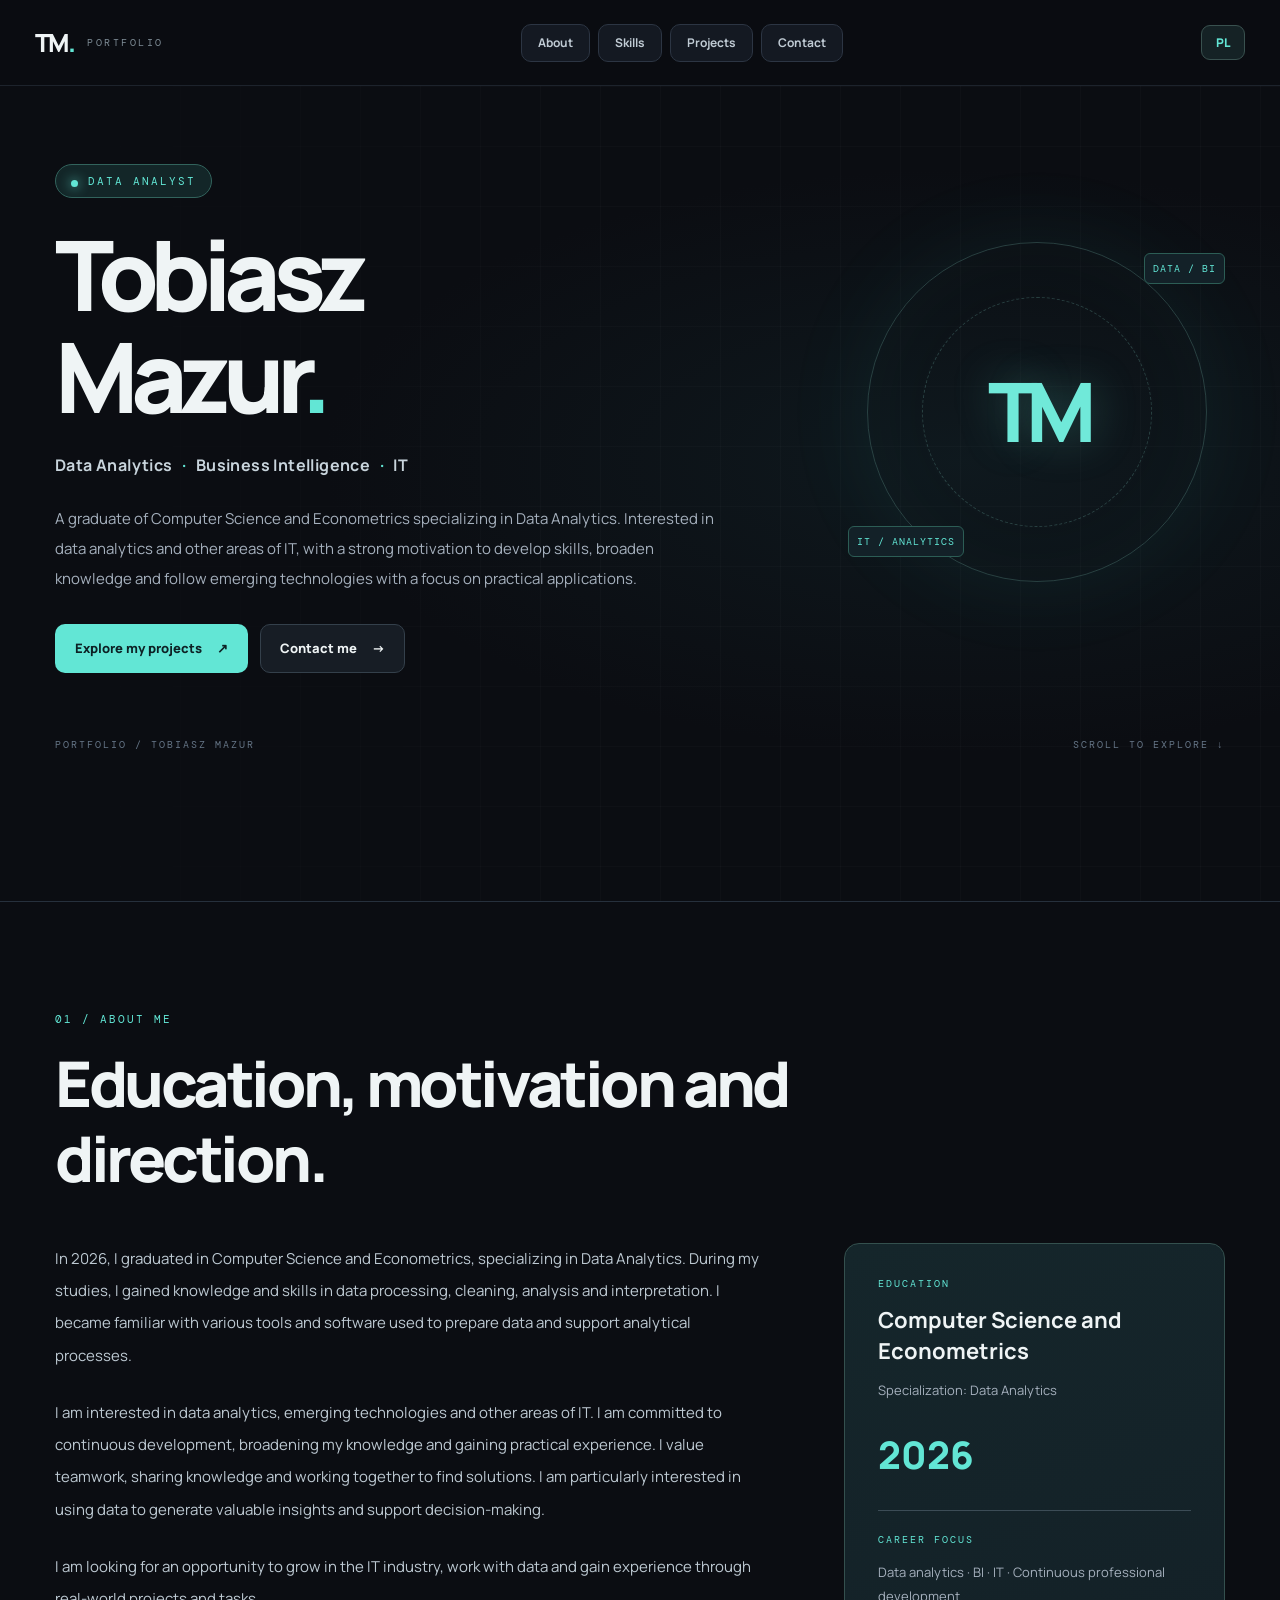
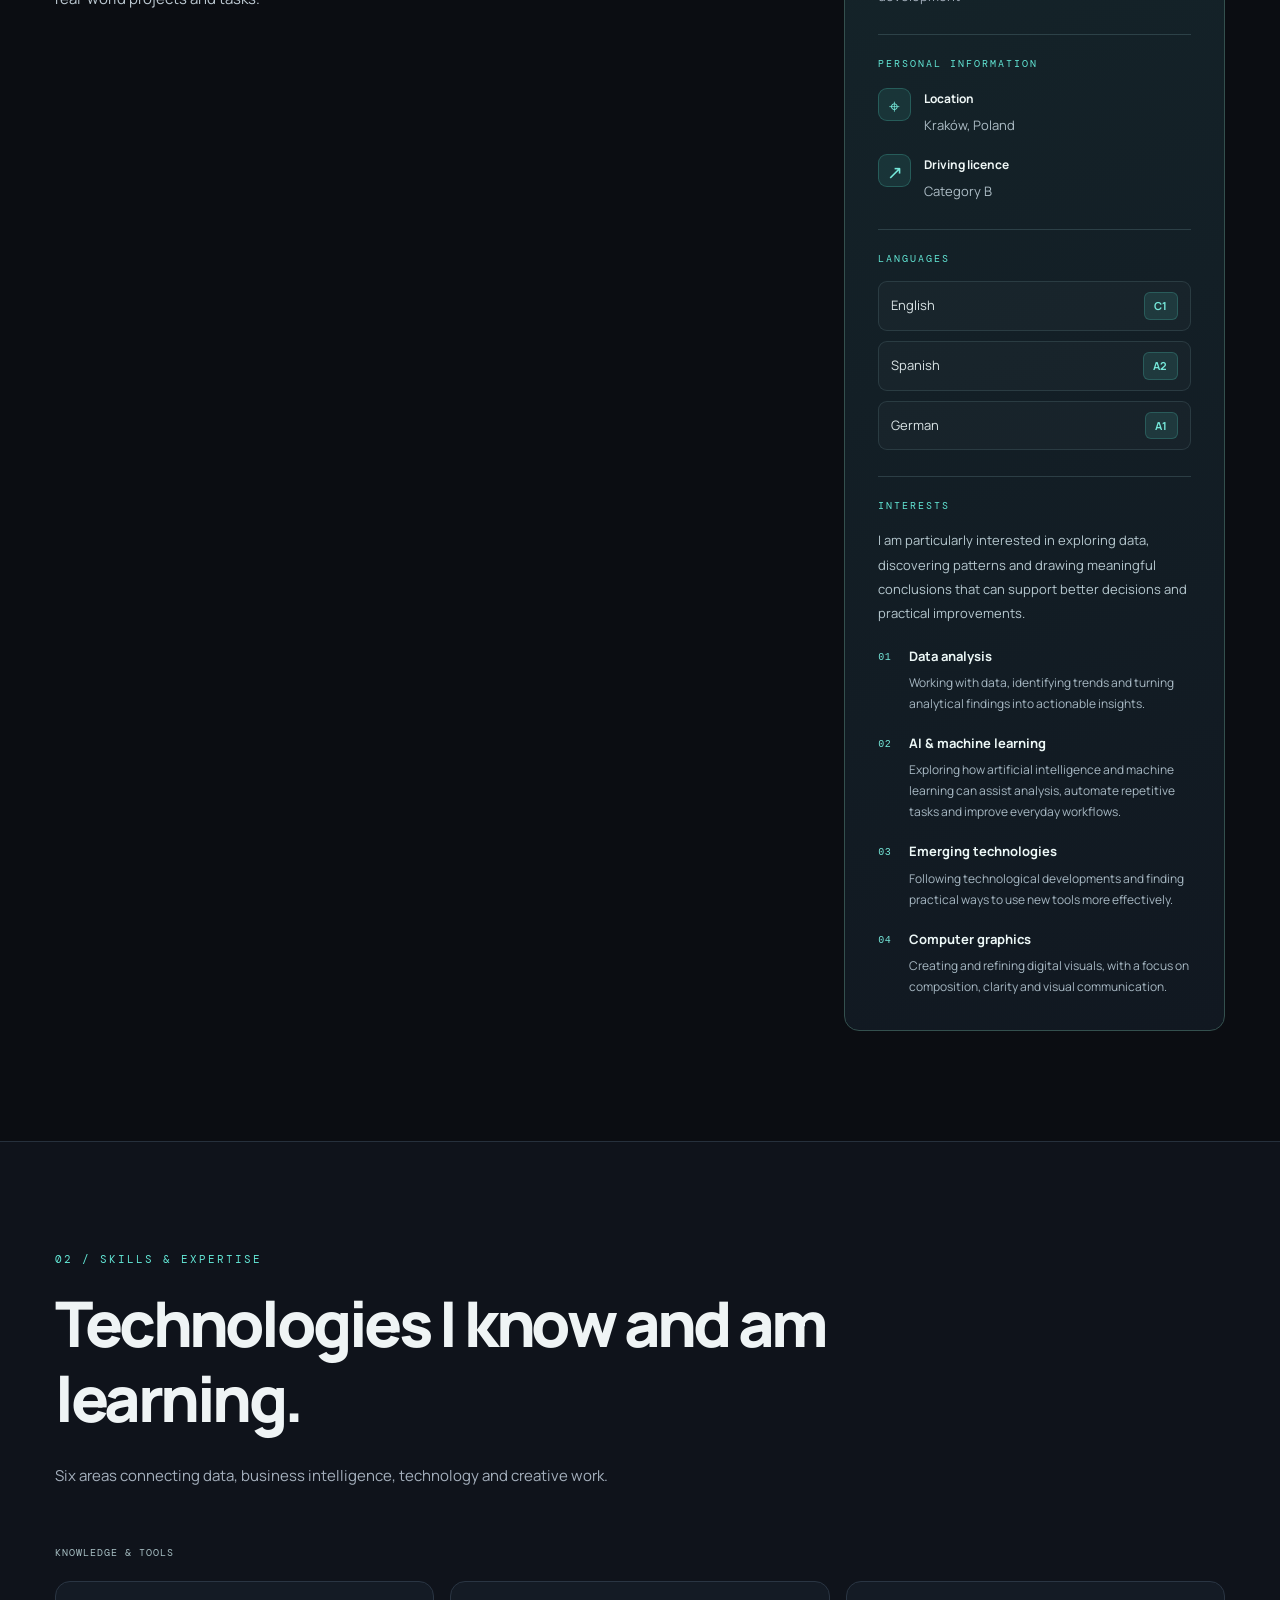
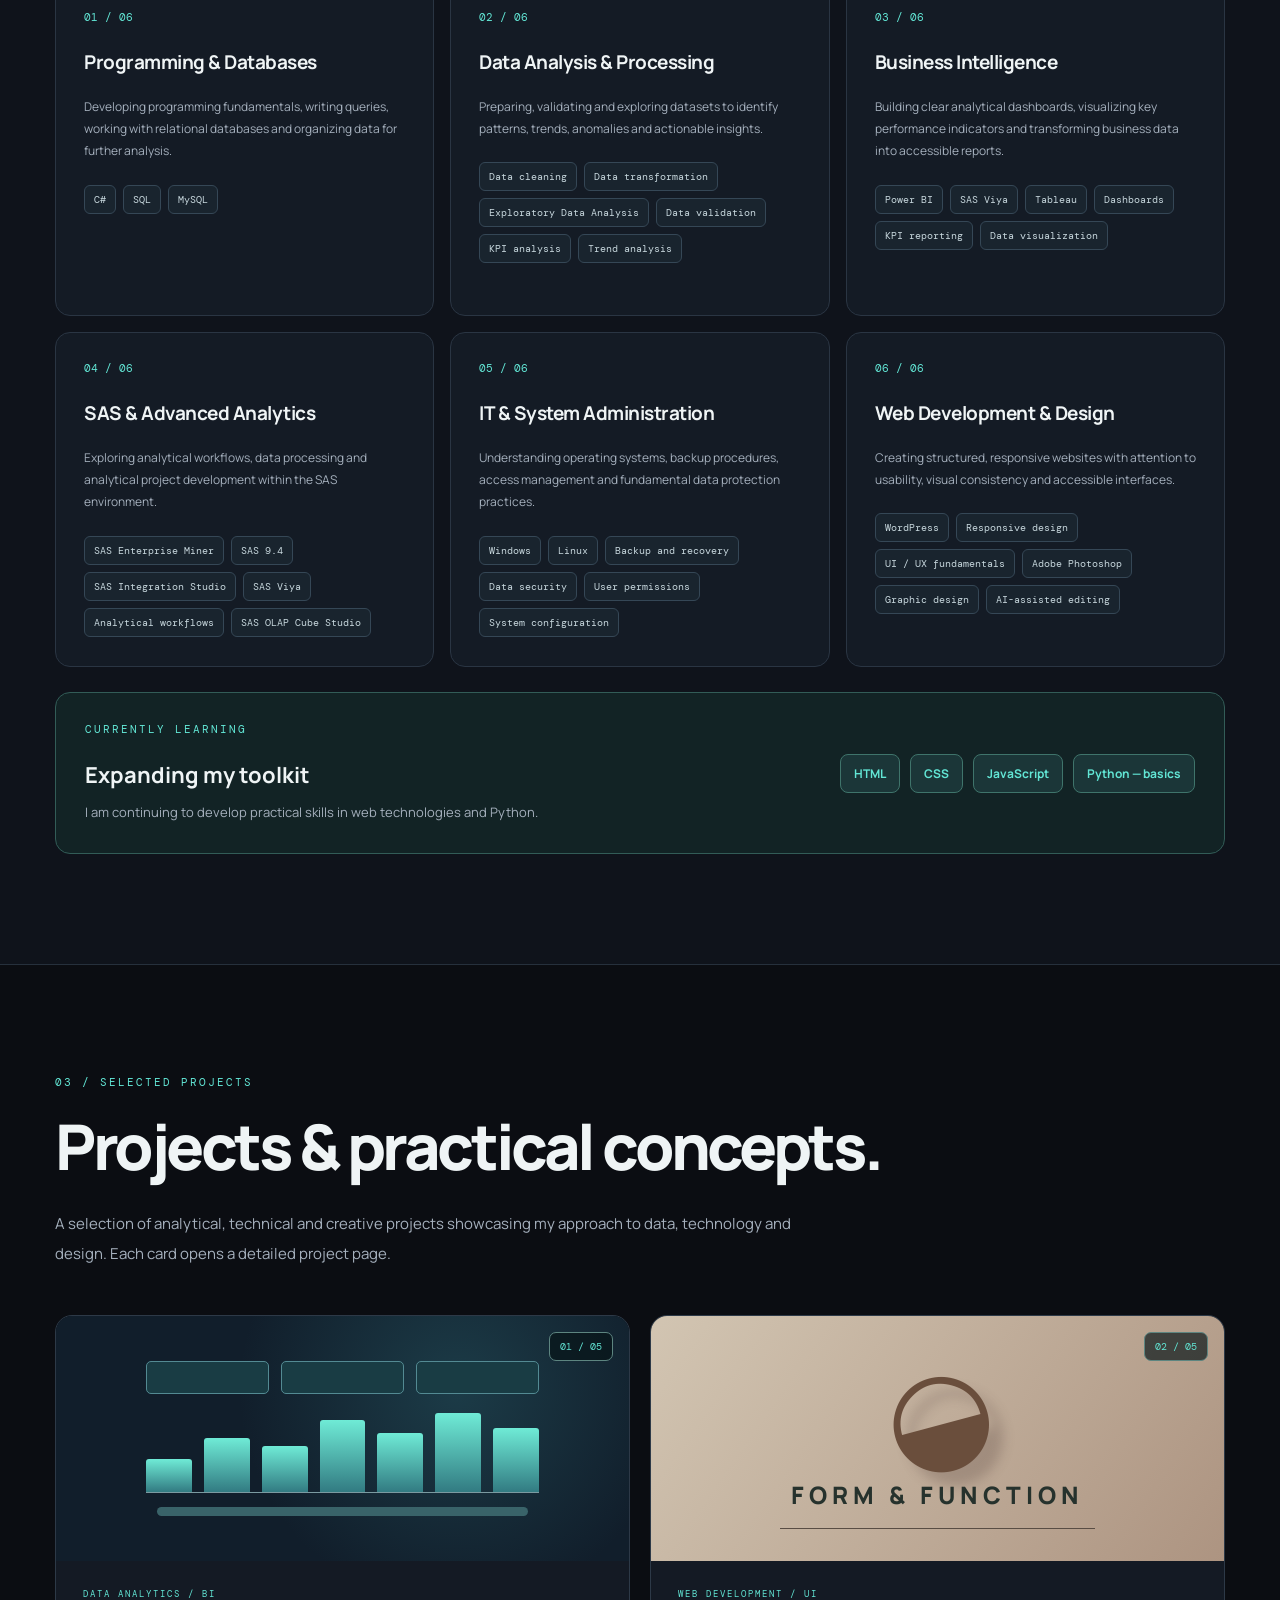
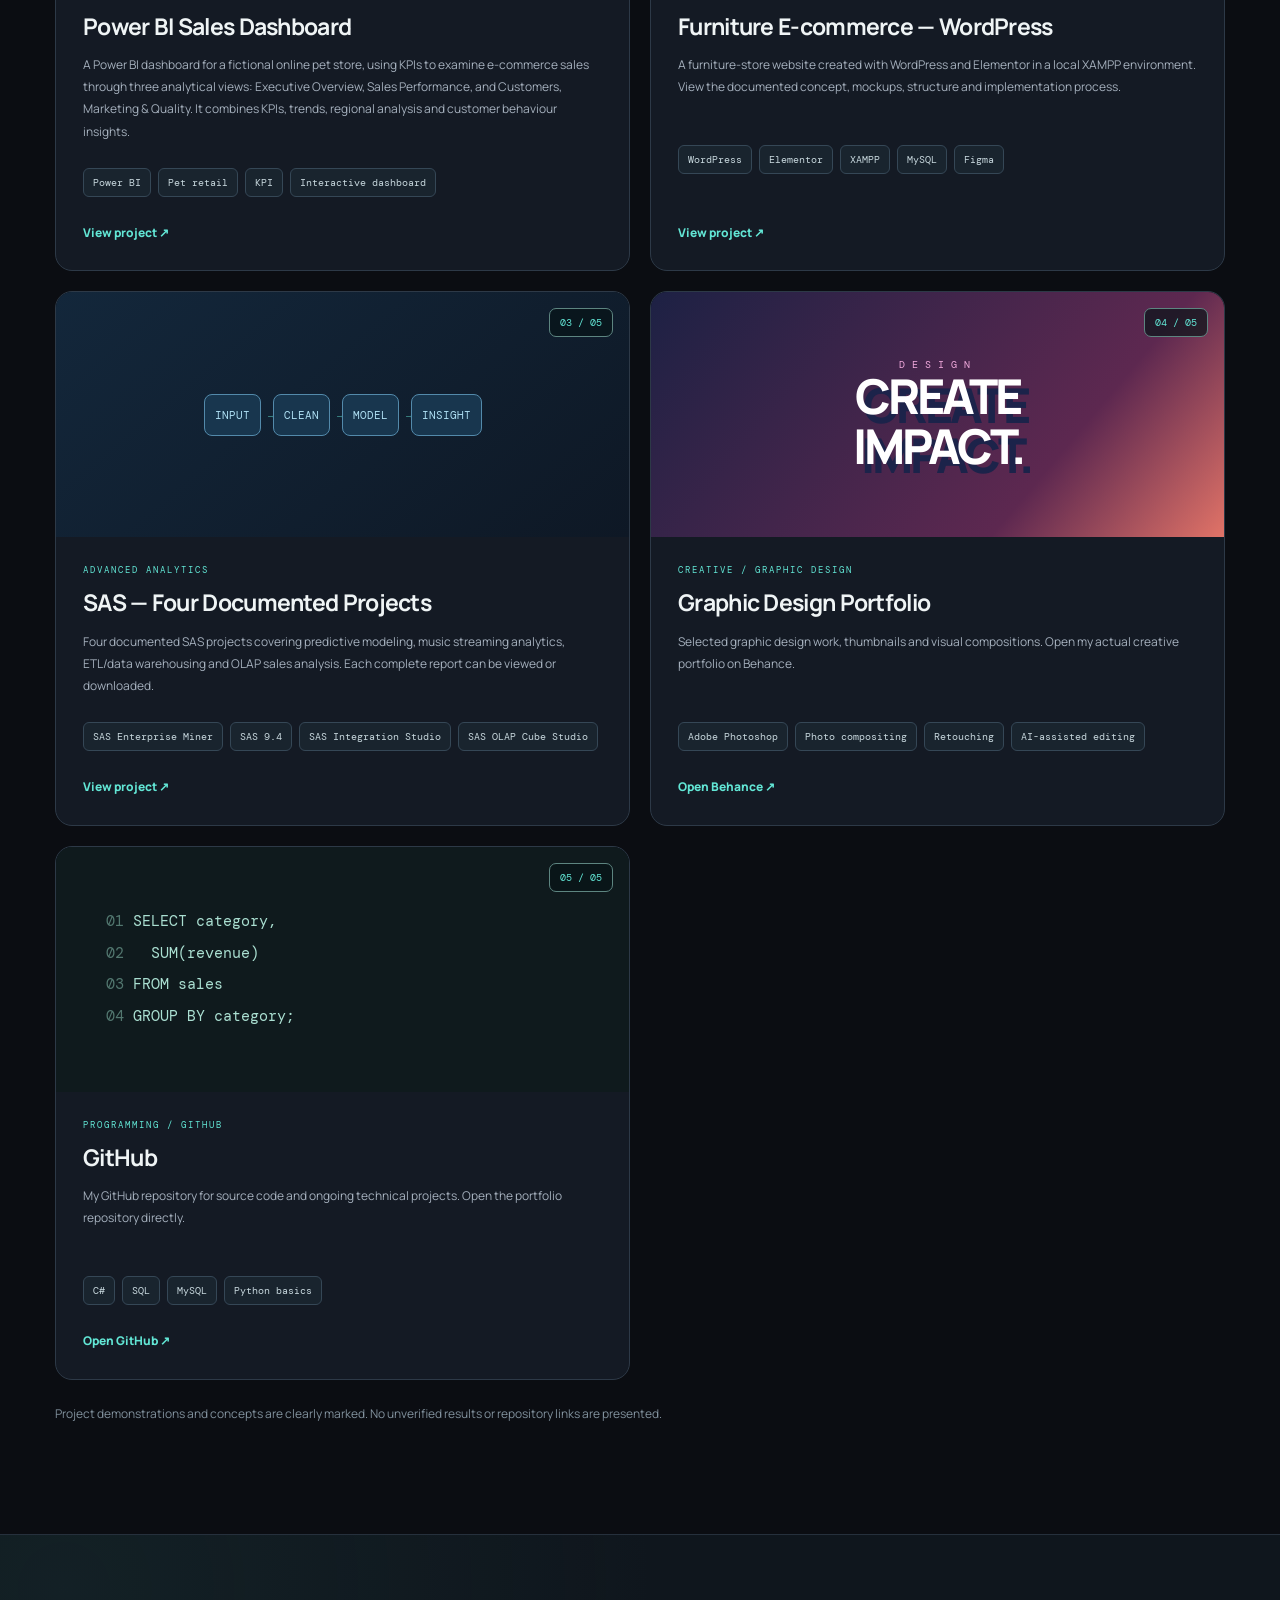
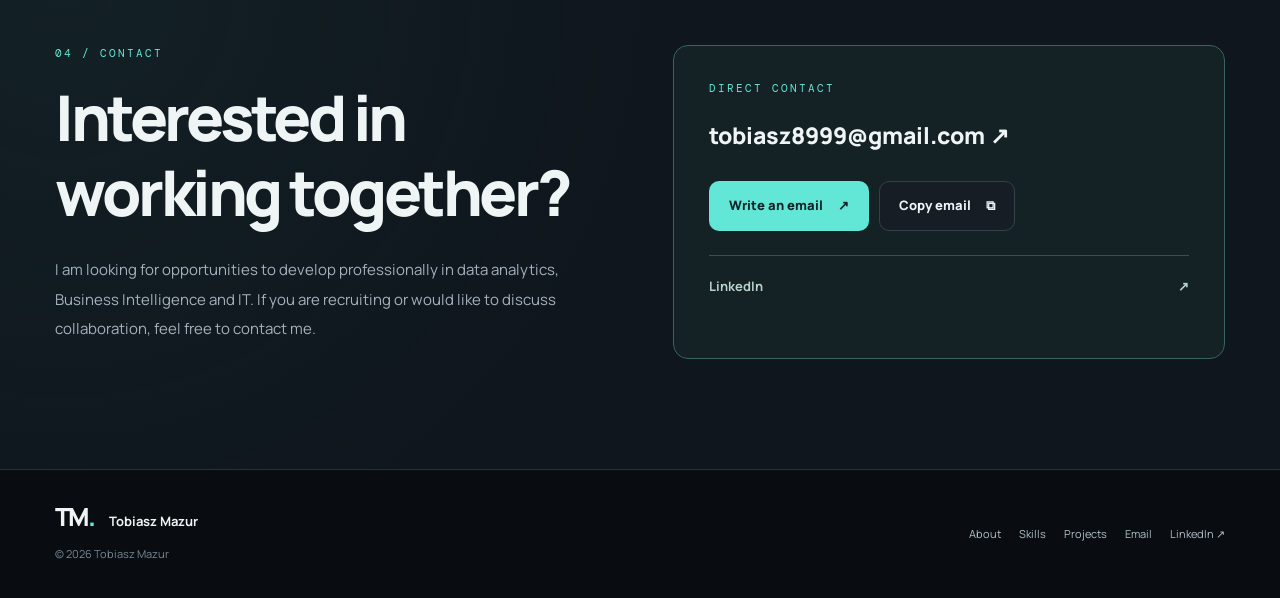
<file: index.html>
<!DOCTYPE html>

<html lang="en"><head><meta charset="utf-8"/><meta content="width=device-width,initial-scale=1" name="viewport"/><meta content="#0b0d12" name="theme-color"/><meta content="Tobiasz Mazur — graduate in Computer Science and Econometrics, Data Analytics specialization. Portfolio in data analytics, Business Intelligence and IT." name="description"/><title>Portfolio | Tobiasz Mazur</title><link href="assets/favicon.svg" rel="icon" type="image/svg+xml"/><link href="assets/style.css" rel="stylesheet"/></head><body><header class="header"><div class="header-inner"><a aria-label="Tobiasz Mazur homepage" class="brand" href="index.html#top"><span class="brand-icon">TM<span class="dot">.</span></span><span class="brand-sub">PORTFOLIO</span></a><nav aria-label="Main navigation" class="nav" id="navigation"><a class="nav-tile" href="index.html#about"><span data-en="About" data-pl="O mnie">About</span></a><a class="nav-tile" href="index.html#skills"><span data-en="Skills" data-pl="Umiejętności">Skills</span></a><a class="nav-tile" href="index.html#projects"><span data-en="Projects" data-pl="Projekty">Projects</span></a><a class="nav-tile" href="index.html#contact"><span data-en="Contact" data-pl="Kontakt">Contact</span></a></nav><div class="header-actions"><button aria-label="Switch language" class="lang" id="langButton" type="button">PL</button><button aria-controls="navigation" aria-expanded="false" aria-label="Toggle navigation" class="menu-toggle" id="menuButton">☰</button></div></div></header><main><section class="hero" id="top"><div class="hero-grid"></div><div class="wrap hero-inner"><div class="hero-content"><div class="status"><span data-en="DATA ANALYST" data-pl="ANALITYK DANYCH">DATA ANALYST</span></div><h1>Tobiasz<br/><em>Mazur<span class="dot">.</span></em></h1><div class="role-line">Data Analytics <span>·</span> Business Intelligence <span>·</span> IT</div><p class="hero-description" data-en="A graduate of Computer Science and Econometrics specializing in Data Analytics. Interested in data analytics and other areas of IT, with a strong motivation to develop skills, broaden knowledge and follow emerging technologies with a focus on practical applications." data-pl="Absolwent Informatyki i Ekonometrii ze specjalnością Analityk Danych. Wykazuje zainteresowanie analizą danych oraz innymi obszarami związanymi z IT. Chętnie rozwija swoje umiejętności, poszerza wiedzę i śledzi najnowsze trendy w dziedzinie nowych technologii, dążąc do ich praktycznego wykorzystania.">A graduate of Computer Science and Econometrics specializing in Data Analytics. Interested in data analytics and other areas of IT, with a strong motivation to develop skills, broaden knowledge and follow emerging technologies with a focus on practical applications.</p><div class="actions"><a class="btn btn-primary" href="#projects"><span data-en="Explore my projects" data-pl="Zobacz projekty">Explore my projects</span> <span>↗</span></a><a class="btn btn-ghost" href="#contact"><span data-en="Contact me" data-pl="Kontakt">Contact me</span> <span>→</span></a></div></div><div aria-hidden="true" class="hero-side"><div class="orb orb-one"></div><div class="orb orb-two"></div><div class="orb-center">TM</div><div class="orbit-label a">DATA / BI</div><div class="orbit-label b">IT / ANALYTICS</div></div></div><div class="wrap hero-bottom"><span>PORTFOLIO / TOBIASZ MAZUR</span><span><span data-en="SCROLL TO EXPLORE ↓" data-pl="PRZEWIŃ W DÓŁ ↓">SCROLL TO EXPLORE ↓</span></span></div></section>
<section class="section" id="about"><div class="wrap"><div class="section-head"><span class="eyebrow">01 / <span data-en="ABOUT ME" data-pl="O MNIE">ABOUT ME</span></span><h2 data-en="Education, motivation and direction." data-pl="Wykształcenie, motywacja i kierunek rozwoju.">Education, motivation and direction.</h2></div><div class="about-layout"><div class="about-copy"><p data-en="In 2026, I graduated in Computer Science and Econometrics, specializing in Data Analytics. During my studies, I gained knowledge and skills in data processing, cleaning, analysis and interpretation. I became familiar with various tools and software used to prepare data and support analytical processes." data-pl="W 2026 roku ukończyłem studia na kierunku Informatyka i Ekonometria ze specjalnością Analityk Danych. W trakcie nauki zdobyłem wiedzę i umiejętności z zakresu pracy z danymi, w tym ich przetwarzania, czyszczenia, analizy i interpretacji. Poznałem różne narzędzia i oprogramowanie wykorzystywane do przygotowywania danych oraz wspierania procesów analitycznych.">In 2026, I graduated in Computer Science and Econometrics, specializing in Data Analytics. During my studies, I gained knowledge and skills in data processing, cleaning, analysis and interpretation. I became familiar with various tools and software used to prepare data and support analytical processes.</p><p data-en="I am interested in data analytics, emerging technologies and other areas of IT. I am committed to continuous development, broadening my knowledge and gaining practical experience. I value teamwork, sharing knowledge and working together to find solutions. I am particularly interested in using data to generate valuable insights and support decision-making." data-pl="Interesuję się analizą danych, nowymi technologiami oraz innymi obszarami IT. Jestem nastawiony na ciągły rozwój, poszerzanie wiedzy i zdobywanie praktycznego doświadczenia. Cenię sobie współpracę zespołową, wymianę wiedzy oraz wspólne poszukiwanie rozwiązań. Szczególnie interesuje mnie wykorzystanie danych do wyciągania wartościowych wniosków i wspierania procesów decyzyjnych.">I am interested in data analytics, emerging technologies and other areas of IT. I am committed to continuous development, broadening my knowledge and gaining practical experience. I value teamwork, sharing knowledge and working together to find solutions. I am particularly interested in using data to generate valuable insights and support decision-making.</p><p data-en="I am looking for an opportunity to grow in the IT industry, work with data and gain experience through real-world projects and tasks." data-pl="Szukam miejsca, w którym będę mógł rozwijać się w branży IT, pracować z danymi i zdobywać doświadczenie poprzez realizację rzeczywistych projektów i zadań.">I am looking for an opportunity to grow in the IT industry, work with data and gain experience through real-world projects and tasks.</p></div><aside class="about-aside"><div class="aside-label"><span data-en="EDUCATION" data-pl="WYKSZTAŁCENIE">EDUCATION</span></div><h3><span data-en="Computer Science and Econometrics" data-pl="Informatyka i Ekonometria">Computer Science and Econometrics</span></h3><p><span data-en="Specialization: Data Analytics" data-pl="Specjalność: Analityk Danych">Specialization: Data Analytics</span></p><span class="year-stamp">2026</span><div class="aside-divider"></div><div class="aside-label"><span data-en="CAREER FOCUS" data-pl="KIERUNEK ZAWODOWY">CAREER FOCUS</span></div><p><span data-en="Data analytics · BI · IT · Continuous professional development" data-pl="Analiza danych · BI · IT · Ciągły rozwój zawodowy">Data analytics · BI · IT · Continuous professional development</span></p>
<div class="profile-divider"></div>
<div class="aside-label"><span data-en="PERSONAL INFORMATION" data-pl="INFORMACJE DODATKOWE">PERSONAL INFORMATION</span></div>
<div class="profile-facts">
<div class="profile-fact"><span aria-hidden="true" class="profile-icon">⌖</span><div><strong data-en="Location" data-pl="Miejsce zamieszkania">Location</strong><span data-en="Kraków, Poland" data-pl="Kraków">Kraków, Poland</span></div></div>
<div class="profile-fact"><span aria-hidden="true" class="profile-icon">↗</span><div><strong data-en="Driving licence" data-pl="Prawo jazdy">Driving licence</strong><span data-en="Category B" data-pl="Kategoria B">Category B</span></div></div>
</div>
<div class="profile-divider"></div>
<div class="aside-label"><span data-en="LANGUAGES" data-pl="JĘZYKI OBCE">LANGUAGES</span></div>
<div class="language-list">
<div class="language-item"><span data-en="English" data-pl="Angielski">English</span><b>C1</b></div>
<div class="language-item"><span data-en="Spanish" data-pl="Hiszpański">Spanish</span><b>A2</b></div>
<div class="language-item"><span data-en="German" data-pl="Niemiecki">German</span><b>A1</b></div>
</div>
<div class="profile-divider"></div>
<div class="aside-label"><span data-en="INTERESTS" data-pl="ZAINTERESOWANIA">INTERESTS</span></div>
<p class="interests-intro" data-en="I am particularly interested in exploring data, discovering patterns and drawing meaningful conclusions that can support better decisions and practical improvements." data-pl="Szczególnie interesuje mnie praca z danymi — ich analizowanie, odkrywanie zależności i wyciąganie wartościowych wniosków, które mogą wspierać podejmowanie decyzji oraz usprawnianie procesów.">I am particularly interested in exploring data, discovering patterns and drawing meaningful conclusions that can support better decisions and practical improvements.</p>
<div class="interests-list">
<div class="interest-item"><span class="interest-number">01</span><div><strong data-en="Data analysis" data-pl="Analiza danych">Data analysis</strong><p data-en="Working with data, identifying trends and turning analytical findings into actionable insights." data-pl="Przetwarzanie i interpretacja danych, dostrzeganie trendów oraz przekładanie wyników analizy na praktyczne wnioski.">Working with data, identifying trends and turning analytical findings into actionable insights.</p></div></div>
<div class="interest-item"><span class="interest-number">02</span><div><strong data-en="AI &amp; machine learning" data-pl="AI i uczenie maszynowe">AI &amp; machine learning</strong><p data-en="Exploring how artificial intelligence and machine learning can assist analysis, automate repetitive tasks and improve everyday workflows." data-pl="Poznawanie możliwości sztucznej inteligencji i uczenia maszynowego w analizie informacji, automatyzacji powtarzalnych zadań i usprawnianiu codziennej pracy.">Exploring how artificial intelligence and machine learning can assist analysis, automate repetitive tasks and improve everyday workflows.</p></div></div>
<div class="interest-item"><span class="interest-number">03</span><div><strong data-en="Emerging technologies" data-pl="Nowe technologie">Emerging technologies</strong><p data-en="Following technological developments and finding practical ways to use new tools more effectively." data-pl="Śledzenie rozwoju technologii i poszukiwanie sposobów na praktyczne wykorzystanie nowych narzędzi do zwiększania efektywności pracy.">Following technological developments and finding practical ways to use new tools more effectively.</p></div></div>
<div class="interest-item"><span class="interest-number">04</span><div><strong data-en="Computer graphics" data-pl="Grafika komputerowa">Computer graphics</strong><p data-en="Creating and refining digital visuals, with a focus on composition, clarity and visual communication." data-pl="Tworzenie i dopracowywanie projektów graficznych, ze szczególnym uwzględnieniem kompozycji, estetyki i czytelnej komunikacji wizualnej.">Creating and refining digital visuals, with a focus on composition, clarity and visual communication.</p></div></div>
</div>
</aside></div></div></section>
<section class="section alt" id="skills"><div class="wrap"><div class="section-head"><span class="eyebrow">02 / <span data-en="SKILLS &amp; EXPERTISE" data-pl="UMIEJĘTNOŚCI I KOMPETENCJE">SKILLS &amp; EXPERTISE</span></span><h2 data-en="Technologies I know and am learning." data-pl="Technologie, które znam i poznaję.">Technologies I know and am learning.</h2><p class="section-lead" data-en="Six areas connecting data, business intelligence, technology and creative work." data-pl="Sześć obszarów łączących dane, Business Intelligence, technologię i pracę kreatywną.">Six areas connecting data, business intelligence, technology and creative work.</p></div><div class="subsection-heading"><span class="pill-heading"><span data-en="KNOWLEDGE &amp; TOOLS" data-pl="ZNANE TECHNOLOGIE I NARZĘDZIA">KNOWLEDGE &amp; TOOLS</span></span></div><div class="skill-grid"><article class="skill-card reveal"><span class="skill-num">01 / 06</span><h3 data-en="Programming &amp; Databases" data-pl="Programowanie i bazy danych">Programming &amp; Databases</h3><p data-en="Developing programming fundamentals, writing queries, working with relational databases and organizing data for further analysis." data-pl="Rozwijanie podstaw programowania, tworzenie zapytań, praca z relacyjnymi bazami danych oraz przygotowywanie danych do dalszej analizy.">Developing programming fundamentals, writing queries, working with relational databases and organizing data for further analysis.</p><div class="tags"><span>C#</span><span>SQL</span><span>MySQL</span></div></article><article class="skill-card reveal"><span class="skill-num">02 / 06</span><h3 data-en="Data Analysis &amp; Processing" data-pl="Analiza i przetwarzanie danych">Data Analysis &amp; Processing</h3><p data-en="Preparing, validating and exploring datasets to identify patterns, trends, anomalies and actionable insights." data-pl="Przygotowywanie, walidacja i eksploracja zbiorów danych w celu identyfikowania wzorców, trendów, anomalii i praktycznych wniosków.">Preparing, validating and exploring datasets to identify patterns, trends, anomalies and actionable insights.</p><div class="tags"><span>Data cleaning</span><span>Data transformation</span><span>Exploratory Data Analysis</span><span>Data validation</span><span>KPI analysis</span><span>Trend analysis</span></div></article><article class="skill-card reveal"><span class="skill-num">03 / 06</span><h3 data-en="Business Intelligence" data-pl="Business Intelligence">Business Intelligence</h3><p data-en="Building clear analytical dashboards, visualizing key performance indicators and transforming business data into accessible reports." data-pl="Tworzenie czytelnych dashboardów analitycznych, wizualizacja kluczowych wskaźników efektywności i przekształcanie danych biznesowych w przejrzyste raporty.">Building clear analytical dashboards, visualizing key performance indicators and transforming business data into accessible reports.</p><div class="tags"><span>Power BI</span><span>SAS Viya</span><span>Tableau</span><span>Dashboards</span><span>KPI reporting</span><span>Data visualization</span></div></article><article class="skill-card reveal"><span class="skill-num">04 / 06</span><h3 data-en="SAS &amp; Advanced Analytics" data-pl="SAS i analityka zaawansowana">SAS &amp; Advanced Analytics</h3><p data-en="Exploring analytical workflows, data processing and analytical project development within the SAS environment." data-pl="Poznawanie procesów analitycznych, przetwarzania danych i realizacji projektów analitycznych w środowisku SAS.">Exploring analytical workflows, data processing and analytical project development within the SAS environment.</p><div class="tags"><span>SAS Enterprise Miner</span><span>SAS 9.4</span><span>SAS Integration Studio</span><span>SAS Viya</span><span>Analytical workflows</span><span>SAS OLAP Cube Studio</span></div></article><article class="skill-card reveal"><span class="skill-num">05 / 06</span><h3 data-en="IT &amp; System Administration" data-pl="IT i administracja systemami">IT &amp; System Administration</h3><p data-en="Understanding operating systems, backup procedures, access management and fundamental data protection practices." data-pl="Znajomość systemów operacyjnych, procedur tworzenia kopii zapasowych, zarządzania dostępem i podstaw ochrony danych.">Understanding operating systems, backup procedures, access management and fundamental data protection practices.</p><div class="tags"><span>Windows</span><span>Linux</span><span>Backup and recovery</span><span>Data security</span><span>User permissions</span><span>System configuration</span></div></article><article class="skill-card reveal"><span class="skill-num">06 / 06</span><h3 data-en="Web Development &amp; Design" data-pl="Strony WWW i projektowanie">Web Development &amp; Design</h3><p data-en="Creating structured, responsive websites with attention to usability, visual consistency and accessible interfaces." data-pl="Tworzenie responsywnych stron internetowych z naciskiem na użyteczność, spójność wizualną i dostępność interfejsu.">Creating structured, responsive websites with attention to usability, visual consistency and accessible interfaces.</p><div class="tags"><span>WordPress</span><span>Responsive design</span><span>UI / UX fundamentals</span><span>Adobe Photoshop</span><span>Graphic design</span><span>AI-assisted editing</span></div></article></div><div class="learning"><div><span class="eyebrow"><span data-en="CURRENTLY LEARNING" data-pl="AKTUALNIE POZNAJĘ I ROZWIJAM">CURRENTLY LEARNING</span></span><h3 data-en="Expanding my toolkit" data-pl="Poszerzam umiejętności">Expanding my toolkit</h3><p data-en="I am continuing to develop practical skills in web technologies and Python." data-pl="Rozwijam praktyczne umiejętności w technologiach webowych oraz języku Python.">I am continuing to develop practical skills in web technologies and Python.</p></div><div class="learning-tags"><span>HTML</span><span>CSS</span><span>JavaScript</span><span>Python — <span data-en="basics" data-pl="podstawy">basics</span></span></div></div></div></section>
<section class="section" id="projects"><div class="wrap"><div class="section-head"><span class="eyebrow">03 / <span data-en="SELECTED PROJECTS" data-pl="WYBRANE PROJEKTY">SELECTED PROJECTS</span></span><h2 data-en="Projects &amp; practical concepts." data-pl="Projekty i koncepcje praktyczne.">Projects &amp; practical concepts.</h2><p class="section-lead" data-en="A selection of analytical, technical and creative projects showcasing my approach to data, technology and design. Each card opens a detailed project page." data-pl="Wybrane projekty analityczne, techniczne i kreatywne prezentujące moje podejście do danych, technologii i projektowania. Każdy kafelek prowadzi do osobnej podstrony.">A selection of analytical, technical and creative projects showcasing my approach to data, technology and design. Each card opens a detailed project page.</p></div><div class="project-grid"><a class="project-card reveal" href="projekty/dashboard.html"><div class="project-visual"><div class="visual visual-dashboard"><div class="visual-kpis"><i></i><i></i><i></i></div><div class="visual-chart"><i></i><i></i><i></i><i></i><i></i><i></i><i></i></div><div class="visual-base"></div></div><span class="project-index">01 / 05</span></div><div class="project-body"><span class="eyebrow"><span data-en="DATA ANALYTICS / BI" data-pl="ANALITYKA DANYCH / BI">DATA ANALYTICS / BI</span></span><h3 data-en="Power BI Sales Dashboard" data-pl="Dashboard Power BI — sprzedaż e-commerce">Power BI Sales Dashboard</h3><p class="project-desc" data-en="A Power BI dashboard for a fictional online pet store, using KPIs to examine e-commerce sales through three analytical views: Executive Overview, Sales Performance, and Customers, Marketing & Quality. It combines KPIs, trends, regional analysis and customer behaviour insights." data-pl="Dashboard Power BI dla fikcyjnego sklepu zoologicznego online, wykorzystujący wskaźniki KPI do analizy sprzedaży w trzech widokach: Executive Overview, Sales Performance oraz Customers, Marketing & Quality. Projekt łączy KPI, trendy, analizę regionalną oraz wnioski dotyczące klientów i jakości realizacji zamówień.">A Power BI dashboard for a fictional online pet store, using KPIs to examine e-commerce sales through three analytical views: Executive Overview, Sales Performance, and Customers, Marketing & Quality. It combines KPIs, trends, regional analysis and customer behaviour insights.</p><div class="tags"><span>Power BI</span><span>Pet retail</span><span>KPI</span><span>Interactive dashboard</span></div><span class="project-link"><span data-en="View project ↗" data-pl="Zobacz projekt ↗">View project ↗</span></span></div></a><a class="project-card reveal" href="projekty/furniture.html"><div class="project-visual"><div class="visual visual-furniture"><div class="furniture-chair">◒</div><div class="furniture-title">FORM &amp; FUNCTION</div><div class="furniture-lines"></div></div><span class="project-index">02 / 05</span></div><div class="project-body"><span class="eyebrow"><span data-en="WEB DEVELOPMENT / UI" data-pl="TWORZENIE STRON / UI">WEB DEVELOPMENT / UI</span></span><h3 data-en="Furniture E-commerce — WordPress" data-pl="Sklep meblowy — WordPress">Furniture E-commerce — WordPress</h3><p class="project-desc" data-en="A furniture-store website created with WordPress and Elementor in a local XAMPP environment. View the documented concept, mockups, structure and implementation process." data-pl="Projekt sklepu internetowego z branży meblowej realizowany w WordPressie i Elementorze w środowisku XAMPP. Zobacz makiety, strukturę, przebieg wdrożenia i dokumentację.">A furniture-store website created with WordPress and Elementor in a local XAMPP environment. View the documented concept, mockups, structure and implementation process.</p><div class="tags"><span>WordPress</span><span>Elementor</span><span>XAMPP</span><span>MySQL</span><span>Figma</span></div><span class="project-link"><span data-en="View project ↗" data-pl="Zobacz projekt ↗">View project ↗</span></span></div></a><a class="project-card reveal" href="projekty/sas.html"><div class="project-visual"><div class="visual visual-sas"><div class="node">INPUT</div><div class="node">CLEAN</div><div class="node">MODEL</div><div class="node">INSIGHT</div></div><span class="project-index">03 / 05</span></div><div class="project-body"><span class="eyebrow"><span data-en="ADVANCED ANALYTICS" data-pl="ANALITYKA ZAAWANSOWANA">ADVANCED ANALYTICS</span></span><h3 data-en="SAS — Four Documented Projects" data-pl="SAS — cztery projekty z dokumentacją">SAS — Four Documented Projects</h3><p class="project-desc" data-en="Four documented SAS projects covering predictive modeling, music streaming analytics, ETL/data warehousing and OLAP sales analysis. Each complete report can be viewed or downloaded." data-pl="Cztery rzeczywiste projekty analityczne: modele predykcyjne, analiza streamingu, procesy ETL i hurtownie danych oraz kostki OLAP. Każdy raport możesz obejrzeć i pobrać.">Four documented SAS projects covering predictive modeling, music streaming analytics, ETL/data warehousing and OLAP sales analysis. Each complete report can be viewed or downloaded.</p><div class="tags"><span>SAS Enterprise Miner</span><span>SAS 9.4</span><span>SAS Integration Studio</span><span>SAS OLAP Cube Studio</span></div><span class="project-link"><span data-en="View project ↗" data-pl="Zobacz projekt ↗">View project ↗</span></span></div></a><a class="project-card reveal" href="https://www.behance.net/gallery/255798155/Portfolio" rel="noopener noreferrer" target="_blank"><div class="project-visual"><div class="visual visual-graphics"><span class="graphic-a">DESIGN</span><span class="graphic-b">CREATE<br/>IMPACT.</span></div><span class="project-index">04 / 05</span></div><div class="project-body"><span class="eyebrow"><span data-en="CREATIVE / GRAPHIC DESIGN" data-pl="KREACJA / GRAFIKA">CREATIVE / GRAPHIC DESIGN</span></span><h3 data-en="Graphic Design Portfolio" data-pl="Prace graficzne">Graphic Design Portfolio</h3><p class="project-desc" data-en="Selected graphic design work, thumbnails and visual compositions. Open my actual creative portfolio on Behance." data-pl="Wybrane prace z zakresu grafiki komputerowej, projektowania miniatur i kompozycji wizualnych. Kliknij, aby zobaczyć moje rzeczywiste portfolio na Behance.">Selected graphic design work, thumbnails and visual compositions. Open my actual creative portfolio on Behance.</p><div class="tags"><span>Adobe Photoshop</span><span>Photo compositing</span><span>Retouching</span><span>AI-assisted editing</span></div><span class="project-link"><span data-en="Open Behance ↗" data-pl="Otwórz Behance ↗">Open Behance ↗</span></span></div></a><a class="project-card reveal" href="https://github.com/TobiaszM22/portfolio-TM-04.github.io" rel="noopener noreferrer" target="_blank"><div class="project-visual"><div class="visual visual-code"><code><span>01</span> SELECT category,<br/><span>02</span>   SUM(revenue)<br/><span>03</span> FROM sales<br/><span>04</span> GROUP BY category;</code></div><span class="project-index">05 / 05</span></div><div class="project-body"><span class="eyebrow"><span data-en="PROGRAMMING / GITHUB" data-pl="PROGRAMOWANIE / GITHUB">PROGRAMMING / GITHUB</span></span><h3 data-en="GitHub" data-pl="GitHub">GitHub</h3><p class="project-desc" data-en="My GitHub repository for source code and ongoing technical projects. Open the portfolio repository directly." data-pl="Moje repozytorium w serwisie GitHub — miejsce na kod źródłowy, rozwiązania techniczne i rozwijane projekty. Kliknij, aby przejść bezpośrednio do repozytorium portfolio.">My GitHub repository for source code and ongoing technical projects. Open the portfolio repository directly.</p><div class="tags"><span>C#</span><span>SQL</span><span>MySQL</span><span>Python basics</span></div><span class="project-link"><span data-en="Open GitHub ↗" data-pl="Otwórz GitHub ↗">Open GitHub ↗</span></span></div></a></div><p class="disclaimer"><span data-en="Project demonstrations and concepts are clearly marked. No unverified results or repository links are presented." data-pl="Demonstracje i koncepcje są wyraźnie oznaczone. Nie przypisuję sobie niepotwierdzonych wyników ani nieistniejących repozytoriów.">Project demonstrations and concepts are clearly marked. No unverified results or repository links are presented.</span></p></div></section>
<section class="section contact" id="contact"><div class="wrap contact-layout"><div><span class="eyebrow">04 / <span data-en="CONTACT" data-pl="KONTAKT">CONTACT</span></span><h2 data-en="Interested in working together?" data-pl="Jesteś zainteresowany?">Interested in working together?</h2><p class="section-lead" data-en="I am looking for opportunities to develop professionally in data analytics, Business Intelligence and IT. If you are recruiting or would like to discuss collaboration, feel free to contact me." data-pl="Szukam możliwości rozwoju zawodowego w analizie danych, Business Intelligence i IT. Jeśli prowadzisz rekrutację lub chcesz porozmawiać o współpracy, zapraszam do kontaktu.">I am looking for opportunities to develop professionally in data analytics, Business Intelligence and IT. If you are recruiting or would like to discuss collaboration, feel free to contact me.</p></div><div class="contact-card"><span class="eyebrow"><span data-en="DIRECT CONTACT" data-pl="BEZPOŚREDNI KONTAKT">DIRECT CONTACT</span></span><a class="email" href="mailto:tobiasz8999@gmail.com">tobiasz8999@gmail.com ↗</a><div class="contact-buttons"><a class="btn btn-primary" href="mailto:tobiasz8999@gmail.com"><span data-en="Write an email" data-pl="Napisz e-mail">Write an email</span> ↗</a><button class="btn btn-ghost" id="copyEmail" type="button"><span data-en="Copy email" data-pl="Kopiuj e-mail">Copy email</span> ⧉</button></div><a class="social" href="https://www.linkedin.com/in/tobiaszm/" rel="noopener noreferrer" target="_blank">LinkedIn <span>↗</span></a><p aria-live="polite" class="copy-status" id="copyStatus"></p></div></div></section></main><footer class="footer"><div class="wrap footer-inner"><div><span class="brand-icon">TM<span class="dot">.</span></span><strong>Tobiasz Mazur</strong><p>© <span id="year"></span> Tobiasz Mazur</p></div><div class="footer-links"><a href="index.html#about"><span data-en="About" data-pl="O mnie">About</span></a><a href="index.html#skills"><span data-en="Skills" data-pl="Umiejętności">Skills</span></a><a href="index.html#projects"><span data-en="Projects" data-pl="Projekty">Projects</span></a><a href="mailto:tobiasz8999@gmail.com">Email</a><a href="https://www.linkedin.com/in/tobiaszm/" rel="noopener noreferrer" target="_blank">LinkedIn ↗</a></div></div></footer><script defer="" src="assets/app.js"></script></body></html>
</file>
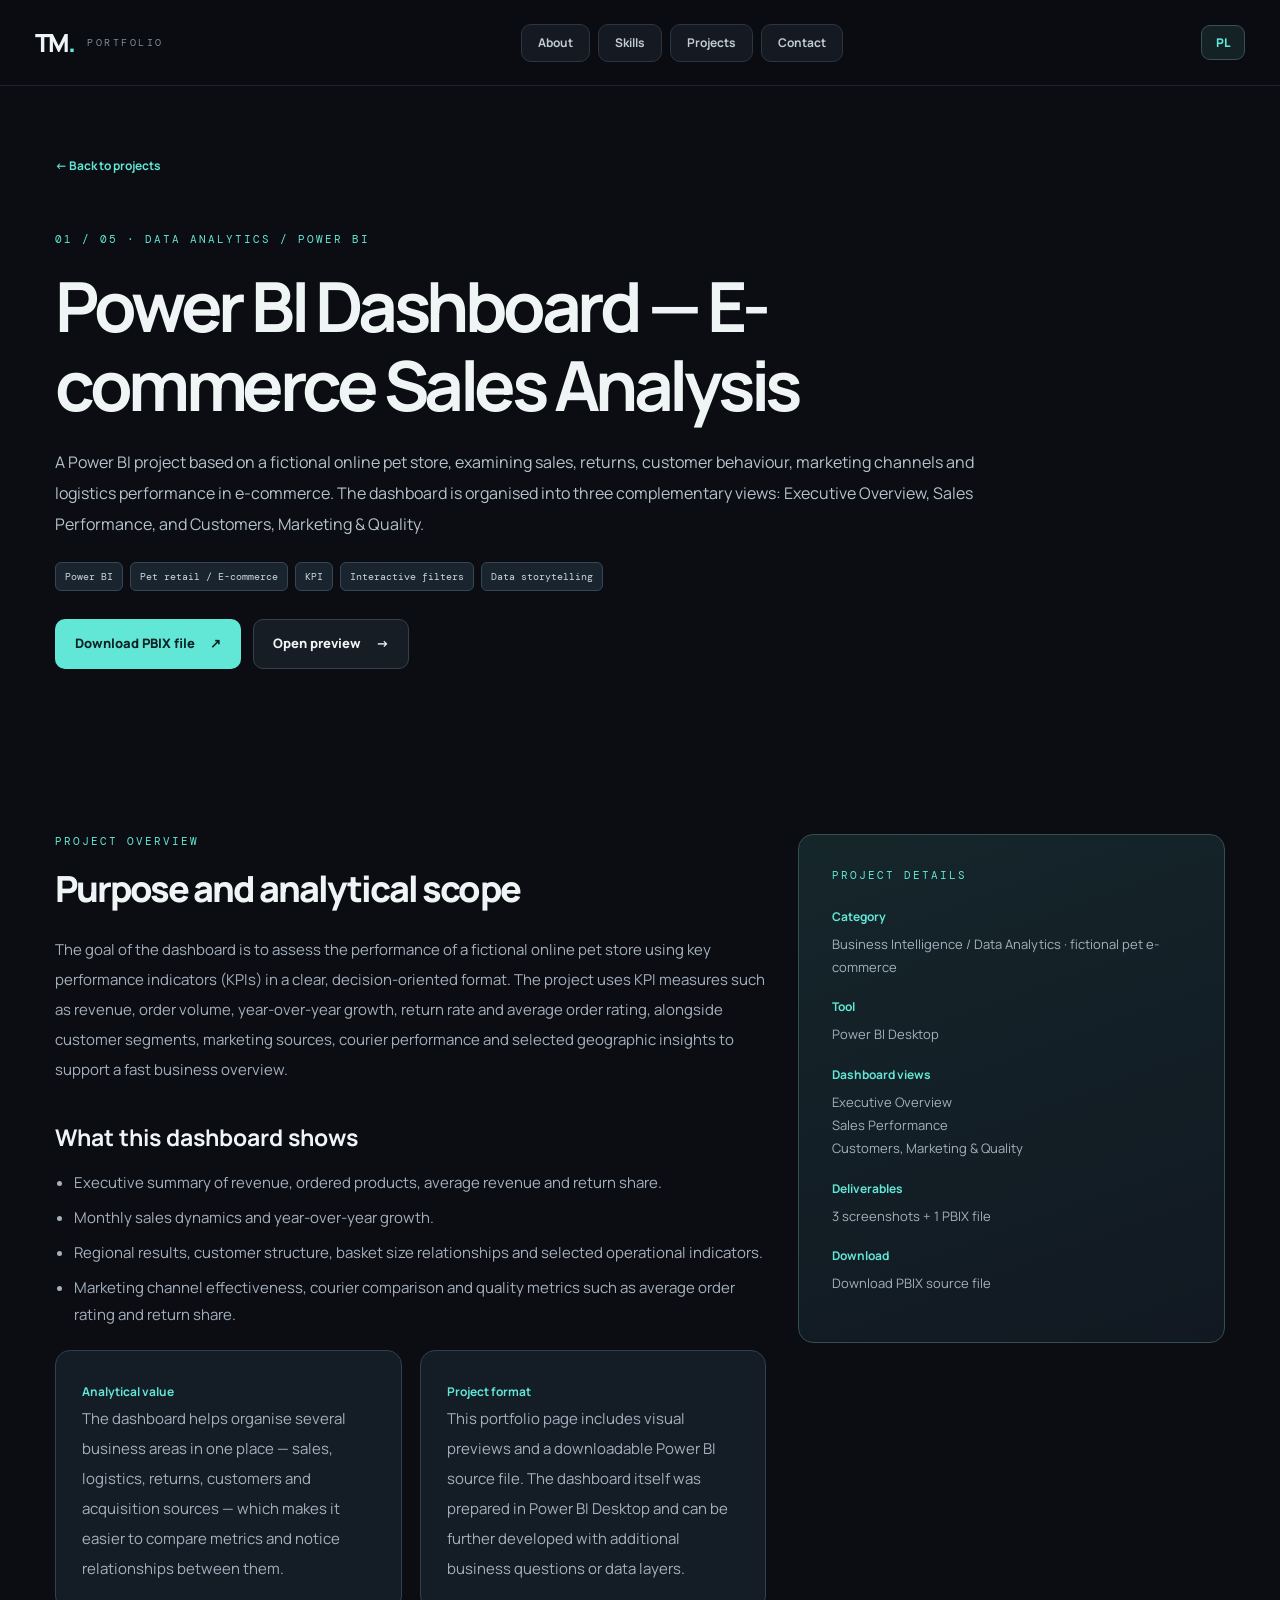
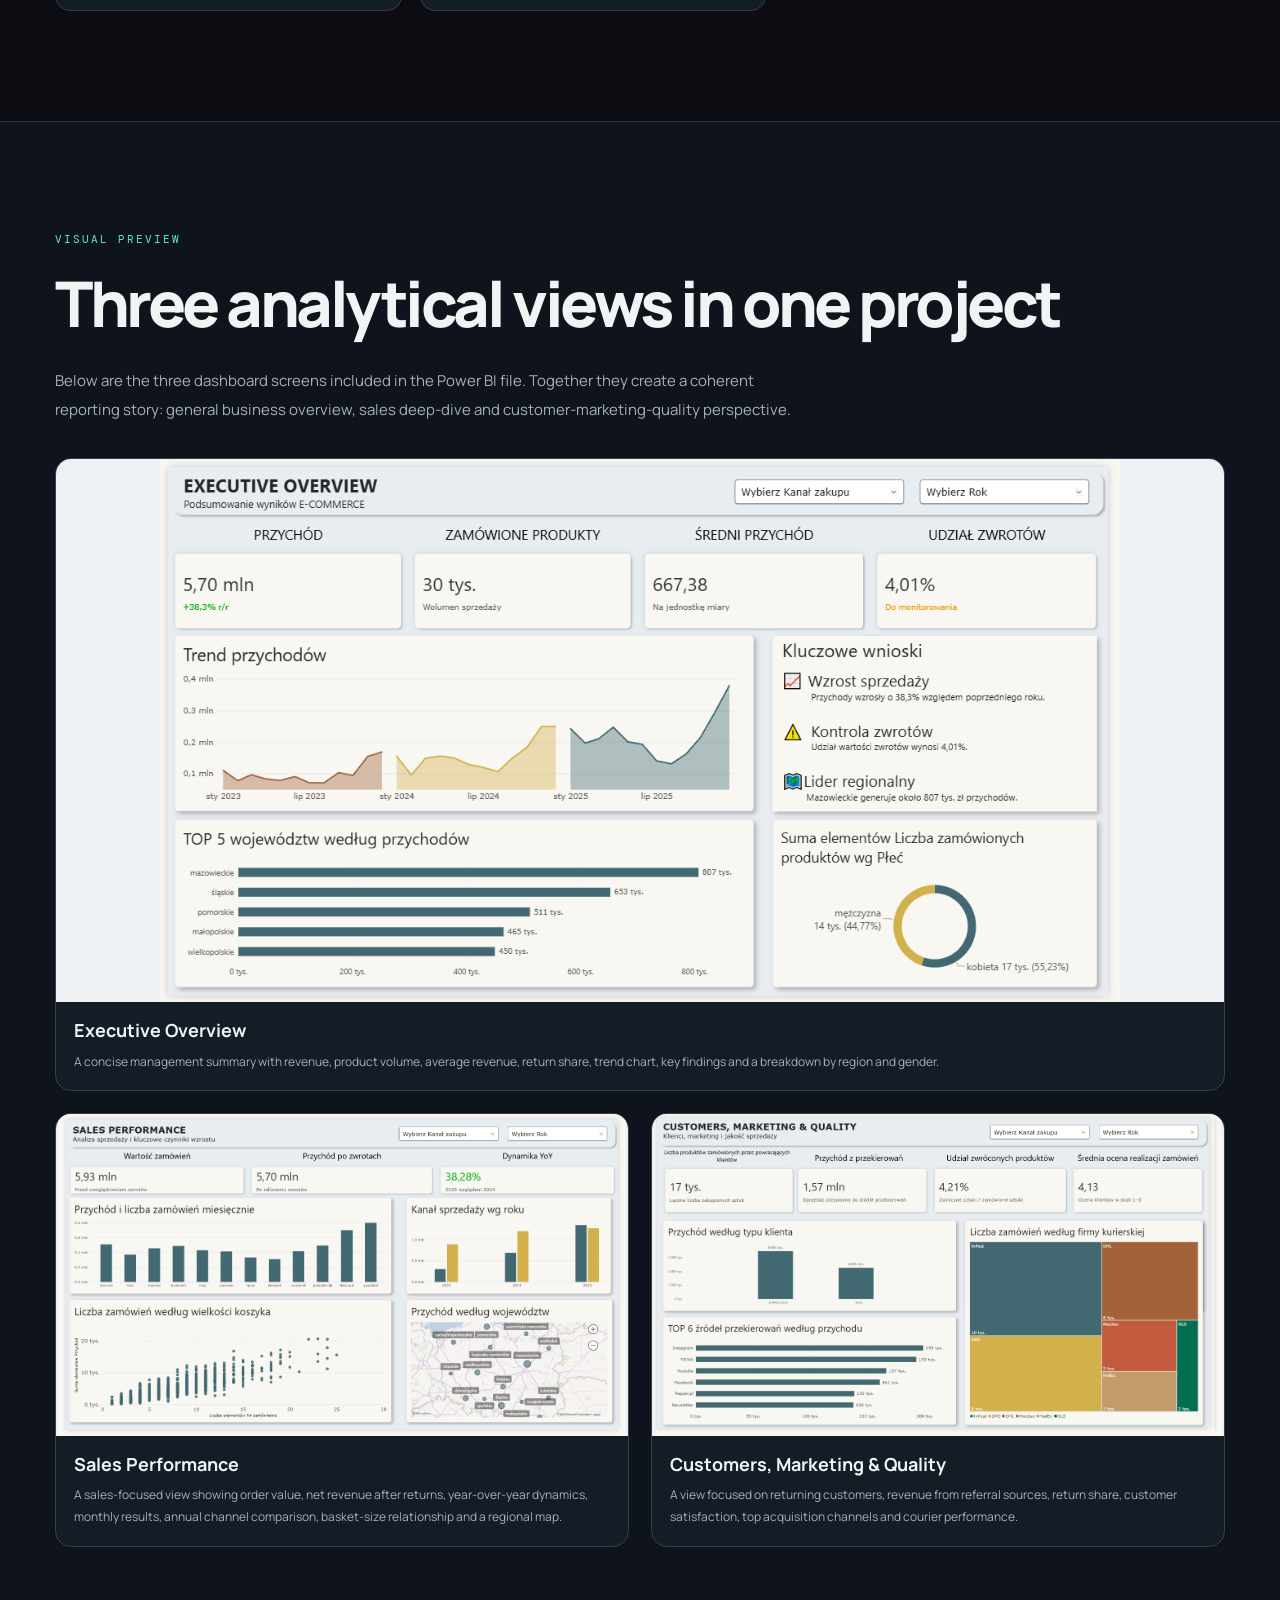
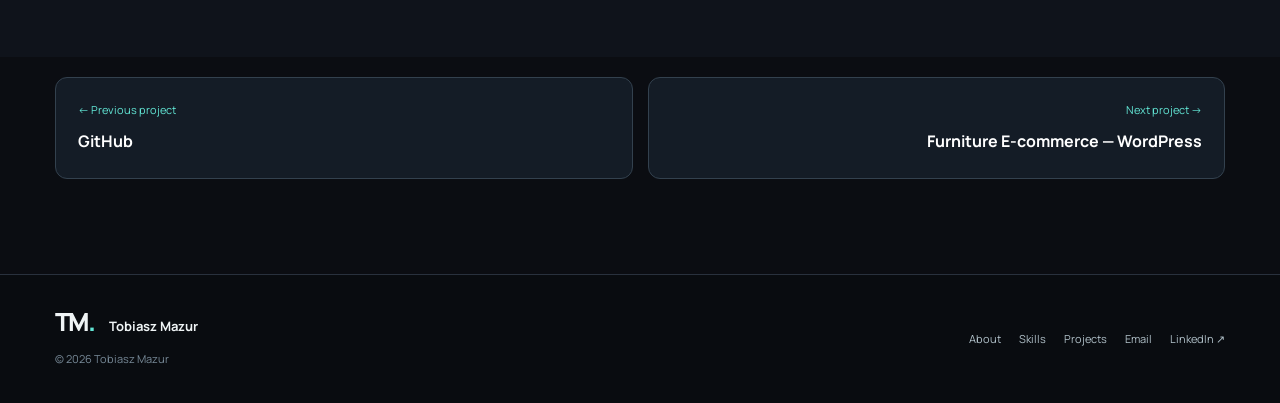
<file: projekty/dashboard.html>
<!doctype html>
<html lang="en">
<head>
  <meta charset="utf-8">
  <meta name="viewport" content="width=device-width,initial-scale=1">
  <meta name="theme-color" content="#0b0d12">
  <meta name="description" content="Power BI dashboard project by Tobiasz Mazur — e-commerce sales, customer, marketing and quality analysis.">
  <title>Power BI Sales Dashboard | Tobiasz Mazur</title>
  <link rel="icon" href="../assets/favicon.svg" type="image/svg+xml">
  <link rel="stylesheet" href="../assets/style.css">
  <style>
    .pb-hero-actions{display:flex;gap:12px;flex-wrap:wrap;margin-top:28px}
    .pb-grid{display:grid;grid-template-columns:1.25fr .75fr;gap:32px;align-items:start}
    .pb-panel{padding:26px;border-radius:15px;background:#141c26;border:1px solid #32414f}
    .pb-panel p:last-child{margin-bottom:0}
    .pb-panel strong{color:var(--a);font-size:12px}
    .pb-gallery{display:grid;grid-template-columns:repeat(2,minmax(0,1fr));gap:22px;margin-top:34px}.pb-shot:first-child{grid-column:1/-1}.pb-shot:first-child img{aspect-ratio:2.15/1;object-fit:contain}.pb-shot img{cursor:zoom-in}
    .pb-shot{background:#141c26;border:1px solid #32414f;border-radius:16px;overflow:hidden;display:flex;flex-direction:column}
    .pb-shot img{display:block;width:100%;aspect-ratio:16/9;object-fit:contain;background:#eef1f3}
    .pb-shot-body{padding:16px 18px 18px}
    .pb-shot-body h3{margin:0 0 8px;font-size:18px;line-height:1.35}
    .pb-shot-body p{margin:0;color:var(--muted);font-size:12px;line-height:1.8}
    .pb-columns{display:grid;grid-template-columns:repeat(2,1fr);gap:18px;margin-top:22px}
    .pb-note{padding:20px;border-radius:14px;background:#102126;border:1px solid #30575d;color:#bfe7e1}
    .pb-note p{margin:8px 0 0;color:#bfe7e1;font-size:12px;line-height:1.9}
    .pb-list{padding-left:19px;color:var(--muted);margin:0}
    .pb-list li{margin-bottom:8px}
    @media(max-width:900px){.pb-grid,.pb-columns{grid-template-columns:1fr}}@media(max-width:650px){.pb-gallery{grid-template-columns:1fr}.pb-shot:first-child{grid-column:auto}.pb-shot:first-child img{aspect-ratio:16/9}}
  </style>
</head>
<body>
<header class="header"><div class="header-inner"><a class="brand" href="../index.html#top" aria-label="Tobiasz Mazur homepage"><span class="brand-icon">TM<span class="dot">.</span></span><span class="brand-sub">PORTFOLIO</span></a><nav id="navigation" class="nav" aria-label="Main navigation"><a class="nav-tile" href="../index.html#about"><span data-en="About" data-pl="O mnie">About</span></a><a class="nav-tile" href="../index.html#skills"><span data-en="Skills" data-pl="Umiejętności">Skills</span></a><a class="nav-tile" href="../index.html#projects"><span data-en="Projects" data-pl="Projekty">Projects</span></a><a class="nav-tile" href="../index.html#contact"><span data-en="Contact" data-pl="Kontakt">Contact</span></a></nav><div class="header-actions"><button class="lang" id="langButton" type="button" aria-label="Switch language">PL</button><button class="menu-toggle" id="menuButton" aria-controls="navigation" aria-expanded="false" aria-label="Toggle navigation">☰</button></div></div></header>
<main>
  <section class="detail-hero wrap">
    <a class="back" href="../index.html#projects">← <span data-en="Back to projects" data-pl="Powrót do projektów">Back to projects</span></a>
    <span class="eyebrow">01 / 05 · <span data-en="DATA ANALYTICS / POWER BI" data-pl="ANALITYKA DANYCH / POWER BI">DATA ANALYTICS / POWER BI</span></span>
    <h1 data-en="Power BI Dashboard — E-commerce Sales Analysis" data-pl="Dashboard Power BI — analiza sprzedaży e-commerce">Power BI Dashboard — E-commerce Sales Analysis</h1>
    <p class="detail-lead" data-en="A Power BI project based on a fictional online pet store, examining sales, returns, customer behaviour, marketing channels and logistics performance in e-commerce. The dashboard is organised into three complementary views: Executive Overview, Sales Performance, and Customers, Marketing & Quality." data-pl="Projekt Power BI dotyczący fikcyjnego sklepu internetowego z branży zoologicznej, prezentujący sprzedaż, zwroty, zachowania klientów, kanały marketingowe oraz jakość logistyki w e-commerce. Dashboard został podzielony na trzy uzupełniające się widoki: Executive Overview, Sales Performance oraz Customers, Marketing & Quality.">A Power BI project based on a fictional online pet store, examining sales, returns, customer behaviour, marketing channels and logistics performance in e-commerce. The dashboard is organised into three complementary views: Executive Overview, Sales Performance, and Customers, Marketing & Quality.</p>
    <div class="tags"><span>Power BI</span><span>Pet retail / E-commerce</span><span>KPI</span><span>Interactive filters</span><span>Data storytelling</span></div>
    <div class="pb-hero-actions"><a class="btn btn-primary" href="../materialy/dashboard-powerbi-tobiasz-mazur.pbix" download><span data-en="Download PBIX file" data-pl="Pobierz plik PBIX">Download PBIX file</span> ↗</a><a class="btn btn-ghost" href="../materialy/powerbi-executive-overview.png" target="_blank" rel="noopener noreferrer"><span data-en="Open preview" data-pl="Otwórz podgląd">Open preview</span> →</a></div>
  </section>

  <section class="section detail-body">
    <div class="wrap pb-grid">
      <div class="detail-copy">
        <span class="eyebrow"><span data-en="PROJECT OVERVIEW" data-pl="O PROJEKCIE">PROJECT OVERVIEW</span></span>
        <h2 data-en="Purpose and analytical scope" data-pl="Cel i zakres analityczny">Purpose and analytical scope</h2>
        <p data-en="The goal of the dashboard is to assess the performance of a fictional online pet store using key performance indicators (KPIs) in a clear, decision-oriented format. The project uses KPI measures such as revenue, order volume, year-over-year growth, return rate and average order rating, alongside customer segments, marketing sources, courier performance and selected geographic insights to support a fast business overview." data-pl="Celem dashboardu jest analiza wyników fikcyjnego sklepu zoologicznego online z wykorzystaniem kluczowych wskaźników efektywności (KPI) w czytelnej formie wspierającej podejmowanie decyzji. Zastosowano wskaźniki KPI, takie jak przychód, liczba zamówionych produktów, dynamika rok do roku, udział zwrotów i średnia ocena realizacji zamówień, a także analizy segmentów klientów, źródeł marketingowych, firm kurierskich oraz wybrane analizy geograficzne, aby umożliwić szybki przegląd sytuacji biznesowej.">The goal of the dashboard is to assess the performance of a fictional online pet store using key performance indicators (KPIs) in a clear, decision-oriented format. The project uses KPI measures such as revenue, order volume, year-over-year growth, return rate and average order rating, alongside customer segments, marketing sources, courier performance and selected geographic insights to support a fast business overview.</p>
        <h3 data-en="What this dashboard shows" data-pl="Co pokazuje ten dashboard">What this dashboard shows</h3>
        <ul class="pb-list">
          <li data-en="Executive summary of revenue, ordered products, average revenue and return share." data-pl="Podsumowanie menedżerskie obejmujące przychód, liczbę zamówionych produktów, średni przychód oraz udział zwrotów.">Executive summary of revenue, ordered products, average revenue and return share.</li>
          <li data-en="Monthly sales dynamics and year-over-year growth." data-pl="Dynamikę sprzedaży w ujęciu miesięcznym oraz wzrost rok do roku.">Monthly sales dynamics and year-over-year growth.</li>
          <li data-en="Regional results, customer structure, basket size relationships and selected operational indicators." data-pl="Wyniki regionalne, strukturę klientów, zależność między wielkością koszyka a przychodem oraz wybrane wskaźniki operacyjne.">Regional results, customer structure, basket size relationships and selected operational indicators.</li>
          <li data-en="Marketing channel effectiveness, courier comparison and quality metrics such as average order rating and return share." data-pl="Skuteczność kanałów marketingowych, porównanie firm kurierskich oraz metryki jakości, takie jak średnia ocena realizacji zamówień i udział zwrotów.">Marketing channel effectiveness, courier comparison and quality metrics such as average order rating and return share.</li>
        </ul>
        <div class="pb-columns">
          <div class="pb-panel"><strong data-en="Analytical value" data-pl="Wartość analityczna">Analytical value</strong><p data-en="The dashboard helps organise several business areas in one place — sales, logistics, returns, customers and acquisition sources — which makes it easier to compare metrics and notice relationships between them." data-pl="Dashboard porządkuje w jednym miejscu kilka obszarów biznesowych — sprzedaż, logistykę, zwroty, klientów i źródła pozyskania — dzięki czemu łatwiej porównywać wskaźniki i zauważać zależności między nimi.">The dashboard helps organise several business areas in one place — sales, logistics, returns, customers and acquisition sources — which makes it easier to compare metrics and notice relationships between them.</p></div>
          <div class="pb-panel"><strong data-en="Project format" data-pl="Forma projektu">Project format</strong><p data-en="This portfolio page includes visual previews and a downloadable Power BI source file. The dashboard itself was prepared in Power BI Desktop and can be further developed with additional business questions or data layers." data-pl="Ta podstrona zawiera wizualne podglądy oraz plik źródłowy Power BI do pobrania. Sam dashboard został przygotowany w Power BI Desktop i może być dalej rozwijany o dodatkowe pytania biznesowe lub kolejne warstwy danych.">This portfolio page includes visual previews and a downloadable Power BI source file. The dashboard itself was prepared in Power BI Desktop and can be further developed with additional business questions or data layers.</p></div>
        </div>
      </div>
      <aside class="detail-aside">
        <span class="eyebrow"><span data-en="PROJECT DETAILS" data-pl="SZCZEGÓŁY PROJEKTU">PROJECT DETAILS</span></span>
        <strong data-en="Category" data-pl="Kategoria">Category</strong>
        <p data-en="Business Intelligence / Data Analytics · fictional pet e-commerce" data-pl="Business Intelligence / Analityka danych · fikcyjny sklep zoologiczny">Business Intelligence / Data Analytics</p>
        <strong data-en="Tool" data-pl="Narzędzie">Tool</strong>
        <p>Power BI Desktop</p>
        <strong data-en="Dashboard views" data-pl="Widoki dashboardu">Dashboard views</strong>
        <p>Executive Overview<br>Sales Performance<br>Customers, Marketing &amp; Quality</p>
        <strong data-en="Deliverables" data-pl="Materiały">Deliverables</strong>
        <p data-en="3 screenshots + 1 PBIX file" data-pl="3 zrzuty ekranu + 1 plik PBIX">3 screenshots + 1 PBIX file</p>
        <strong data-en="Download" data-pl="Pobieranie">Download</strong>
        <p><a href="../materialy/dashboard-powerbi-tobiasz-mazur.pbix" download data-en="Download PBIX source file" data-pl="Pobierz plik źródłowy PBIX">Download PBIX source file</a></p>
      </aside>
    </div>
  </section>

  <section class="section alt">
    <div class="wrap">
      <span class="eyebrow"><span data-en="VISUAL PREVIEW" data-pl="PODGLĄD WIZUALNY">VISUAL PREVIEW</span></span>
      <h2 data-en="Three analytical views in one project" data-pl="Trzy widoki analityczne w jednym projekcie">Three analytical views in one project</h2>
      <p class="section-lead" data-en="Below are the three dashboard screens included in the Power BI file. Together they create a coherent reporting story: general business overview, sales deep-dive and customer-marketing-quality perspective." data-pl="Poniżej znajdują się trzy widoki dashboardu zawarte w pliku Power BI. Razem tworzą spójną historię raportową: ogólny przegląd biznesowy, pogłębioną analizę sprzedaży oraz perspektywę klientów, marketingu i jakości.">Below are the three dashboard screens included in the Power BI file. Together they create a coherent reporting story: general business overview, sales deep-dive and customer-marketing-quality perspective.</p>
      <div class="pb-gallery">
        <article class="pb-shot"><a href="../materialy/powerbi-executive-overview.png" target="_blank" rel="noopener noreferrer" aria-label="Open full-size Executive Overview dashboard preview"><img src="../materialy/powerbi-executive-overview.png" alt="Executive Overview dashboard preview" loading="lazy"></a><div class="pb-shot-body"><h3 data-en="Executive Overview" data-pl="Executive Overview">Executive Overview</h3><p data-en="A concise management summary with revenue, product volume, average revenue, return share, trend chart, key findings and a breakdown by region and gender." data-pl="Zwięzłe podsumowanie menedżerskie z przychodem, wolumenem produktów, średnim przychodem, udziałem zwrotów, wykresem trendu, kluczowymi wnioskami oraz podziałem regionalnym i demograficznym.">A concise management summary with revenue, product volume, average revenue, return share, trend chart, key findings and a breakdown by region and gender.</p></div></article>
        <article class="pb-shot"><a href="../materialy/powerbi-sales-performance.png" target="_blank" rel="noopener noreferrer" aria-label="Open full-size Sales Performance dashboard preview"><img src="../materialy/powerbi-sales-performance.png" alt="Sales Performance dashboard preview" loading="lazy"></a><div class="pb-shot-body"><h3 data-en="Sales Performance" data-pl="Sales Performance">Sales Performance</h3><p data-en="A sales-focused view showing order value, net revenue after returns, year-over-year dynamics, monthly results, annual channel comparison, basket-size relationship and a regional map." data-pl="Widok skoncentrowany na sprzedaży, pokazujący wartość zamówień, przychód po zwrotach, dynamikę rok do roku, wyniki miesięczne, porównanie kanałów w latach, zależność wielkości koszyka od przychodu oraz mapę regionalną.">A sales-focused view showing order value, net revenue after returns, year-over-year dynamics, monthly results, annual channel comparison, basket-size relationship and a regional map.</p></div></article>
        <article class="pb-shot"><a href="../materialy/powerbi-customers-marketing-quality.png" target="_blank" rel="noopener noreferrer" aria-label="Open full-size Customers, Marketing and Quality dashboard preview"><img src="../materialy/powerbi-customers-marketing-quality.png" alt="Customers, Marketing and Quality dashboard preview" loading="lazy"></a><div class="pb-shot-body"><h3 data-en="Customers, Marketing & Quality" data-pl="Customers, Marketing & Quality">Customers, Marketing & Quality</h3><p data-en="A view focused on returning customers, revenue from referral sources, return share, customer satisfaction, top acquisition channels and courier performance." data-pl="Widok skupiony na powracających klientach, przychodach ze źródeł przekierowań, udziale zwrotów, satysfakcji klientów, najskuteczniejszych kanałach pozyskania oraz firmach kurierskich.">A view focused on returning customers, revenue from referral sources, return share, customer satisfaction, top acquisition channels and courier performance.</p></div></article>
      </div>
    </div>
  </section>

  <div class="wrap next-projects"><a href="github.html">← <span data-en="Previous project" data-pl="Poprzedni projekt">Previous project</span><strong data-en="GitHub" data-pl="GitHub">GitHub</strong></a><a href="furniture.html"><span data-en="Next project" data-pl="Następny projekt">Next project</span> →<strong data-en="Furniture E-commerce — WordPress" data-pl="Sklep meblowy — WordPress">Furniture E-commerce — WordPress</strong></a></div>
</main>
<footer class="footer"><div class="wrap footer-inner"><div><span class="brand-icon">TM<span class="dot">.</span></span><strong>Tobiasz Mazur</strong><p>© <span id="year"></span> Tobiasz Mazur</p></div><div class="footer-links"><a href="../index.html#about"><span data-en="About" data-pl="O mnie">About</span></a><a href="../index.html#skills"><span data-en="Skills" data-pl="Umiejętności">Skills</span></a><a href="../index.html#projects"><span data-en="Projects" data-pl="Projekty">Projects</span></a><a href="mailto:tobiasz8999@gmail.com">Email</a><a href="https://www.linkedin.com/in/tobiaszm/" target="_blank" rel="noopener noreferrer">LinkedIn ↗</a></div></div></footer>
<script src="../assets/app.js" defer></script>
</body>
</html>
</file>
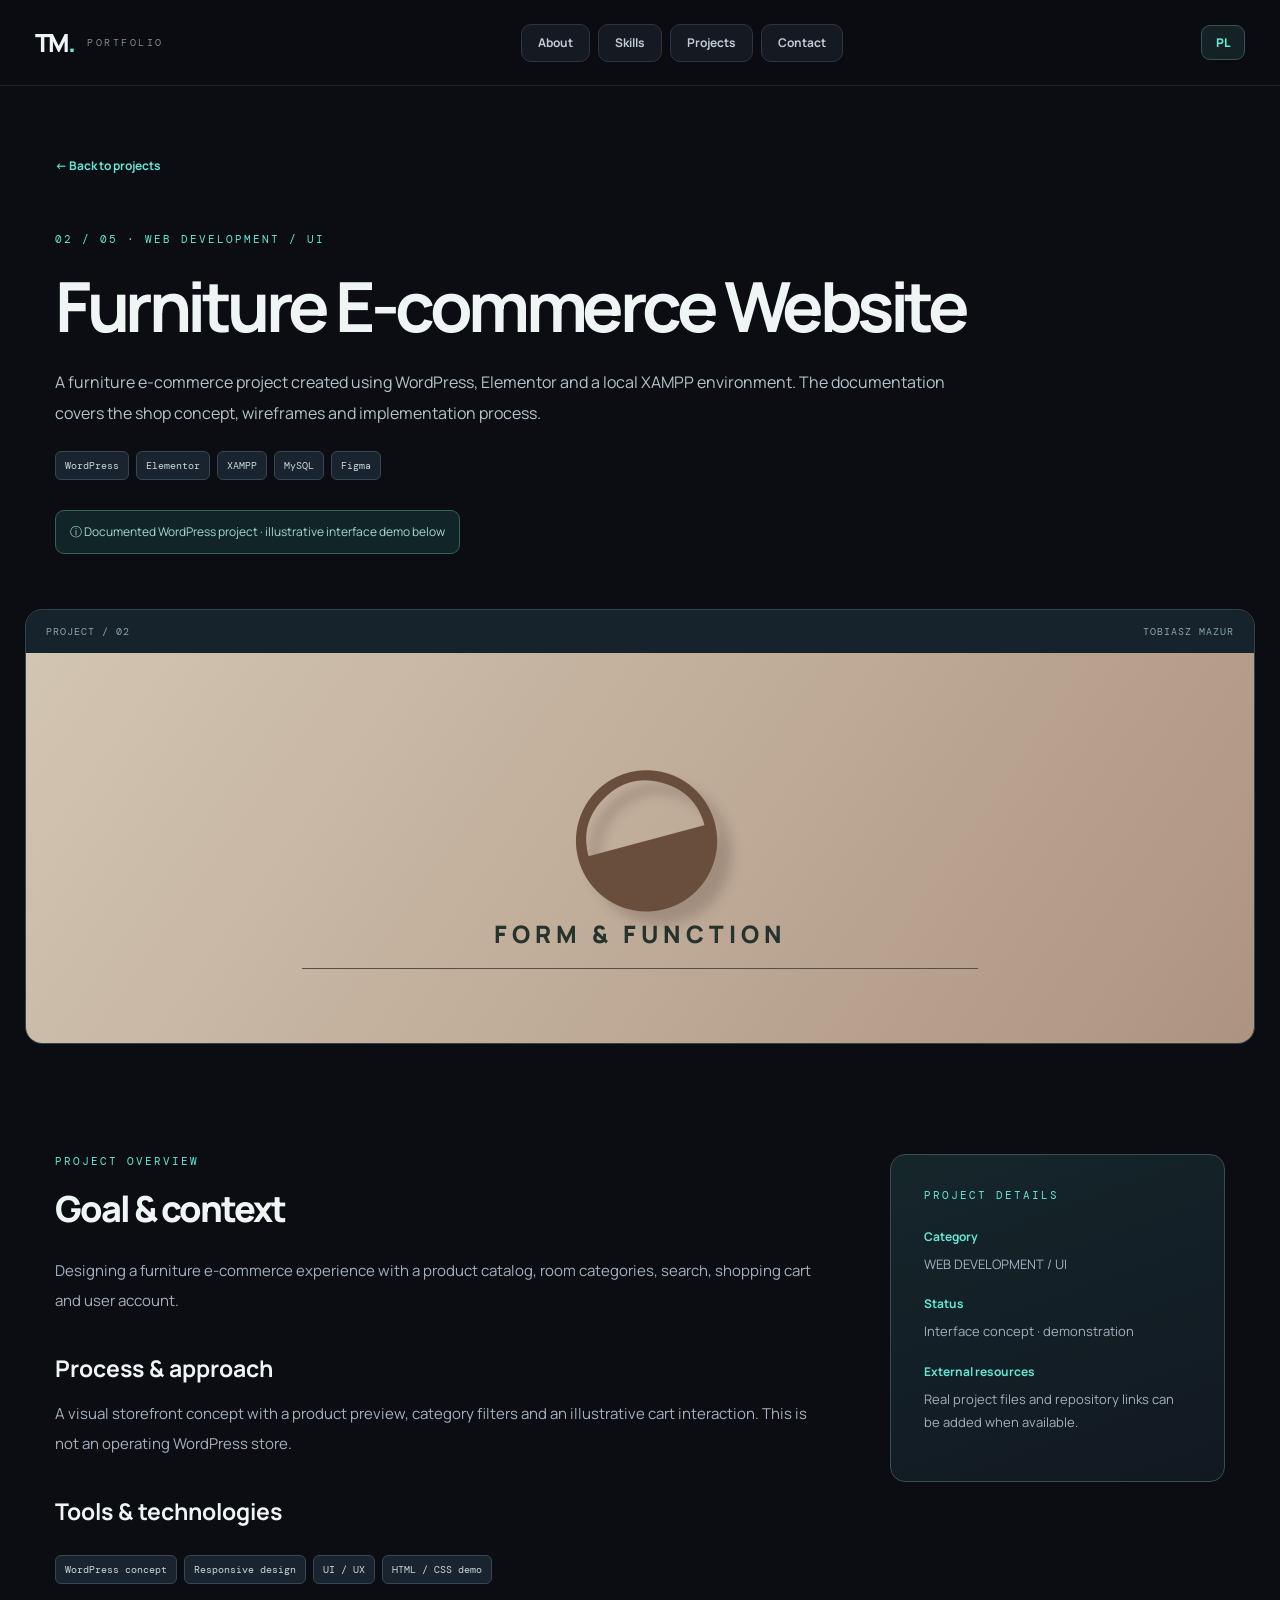
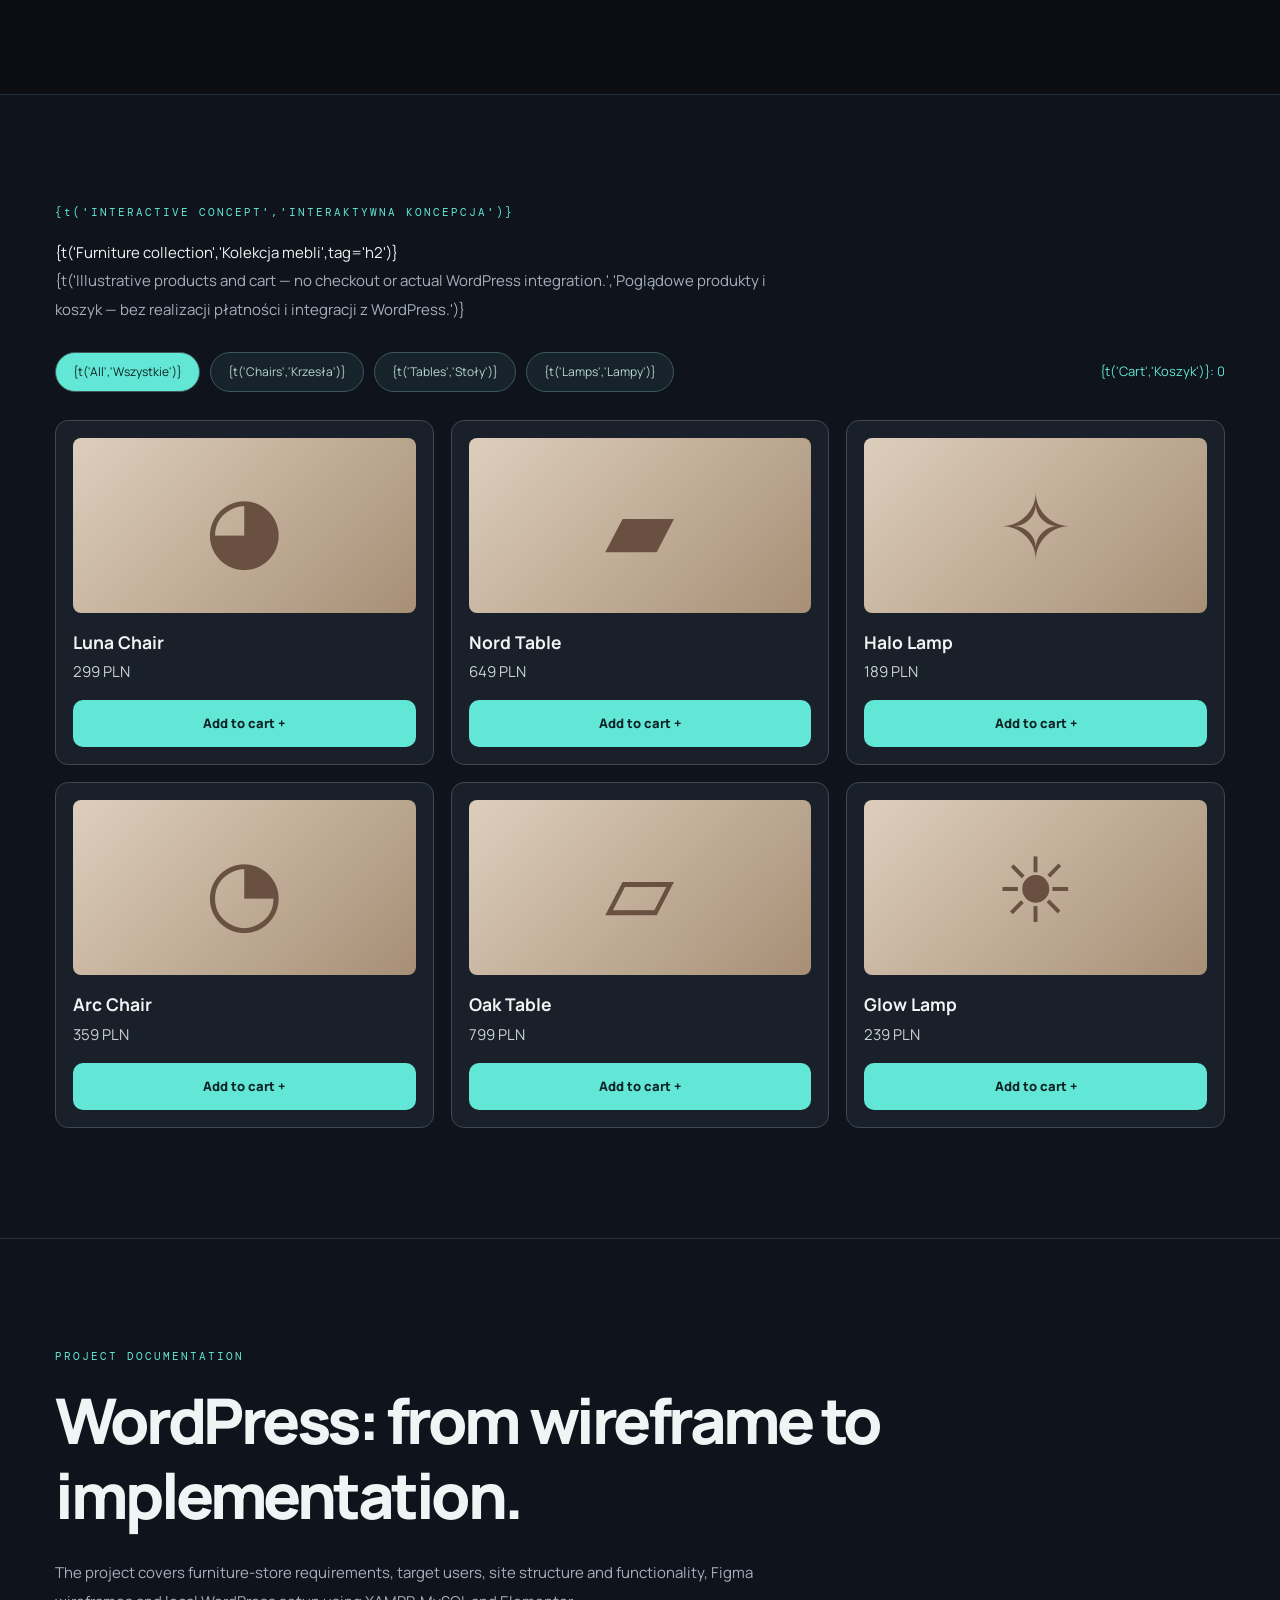
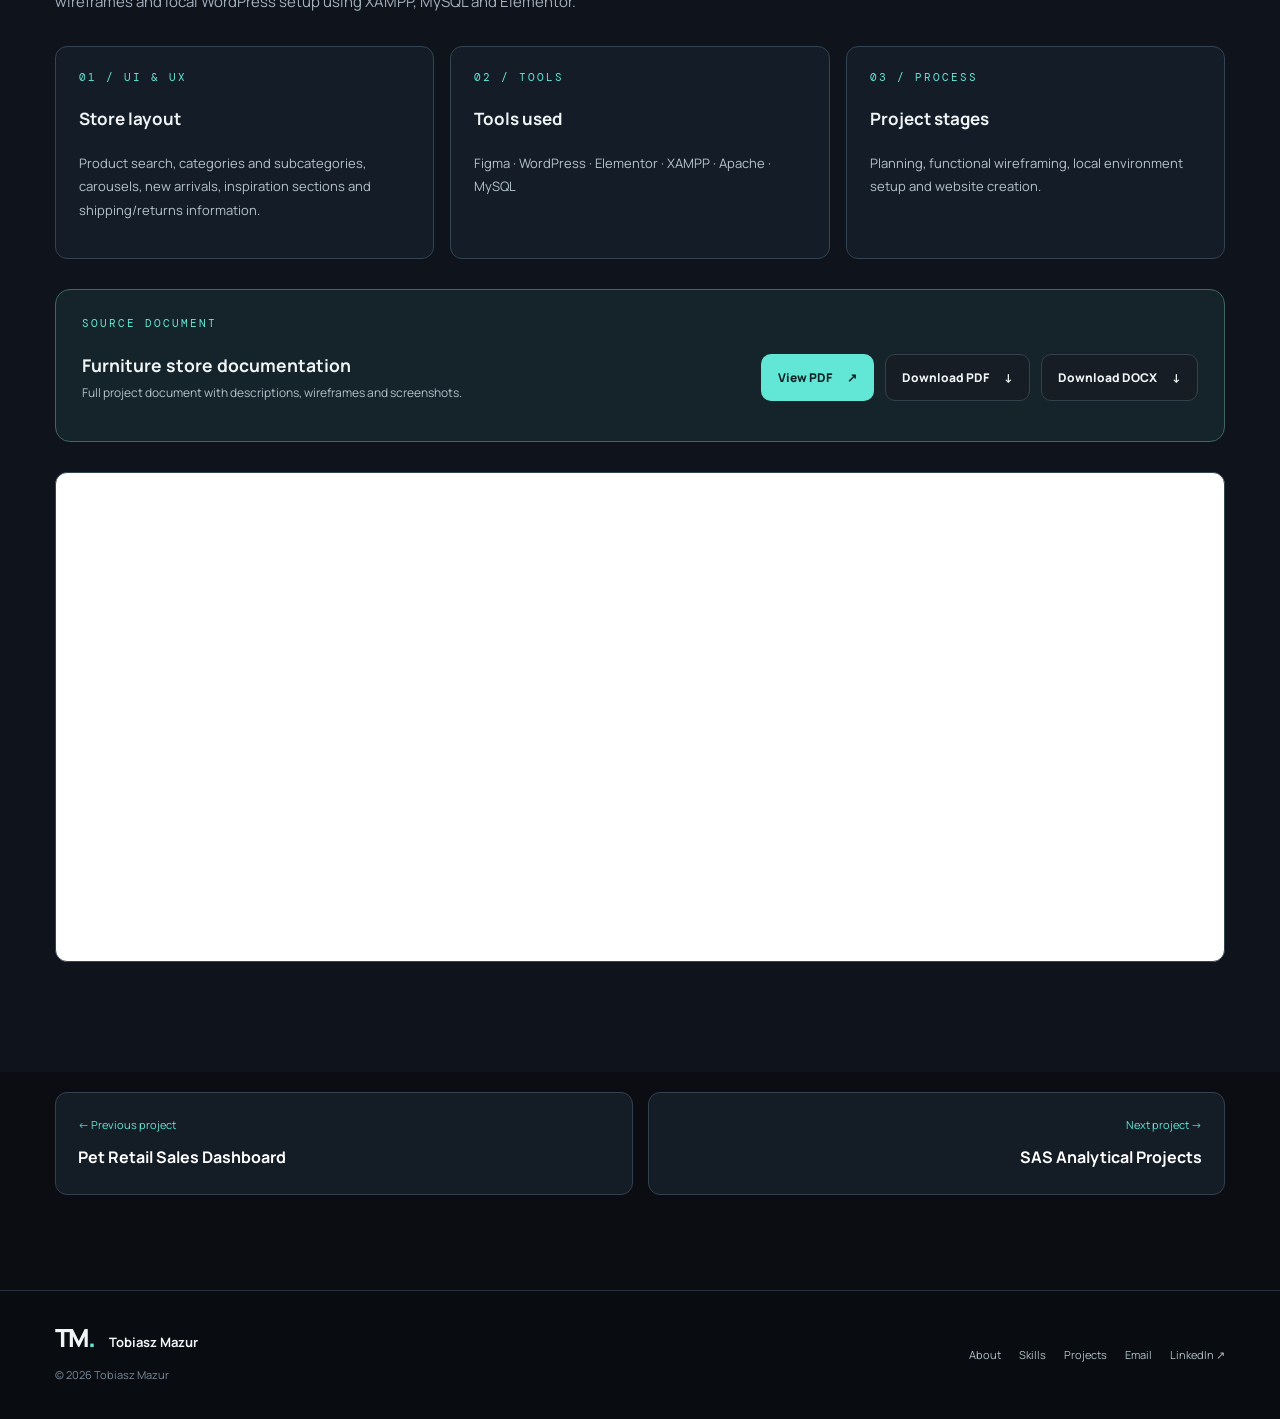
<file: projekty/furniture.html>
<!DOCTYPE html>
<html lang="en"><head><meta charset="utf-8"/><meta content="width=device-width,initial-scale=1" name="viewport"/><meta content="#0b0d12" name="theme-color"/><meta content="Tobiasz Mazur — graduate in Computer Science and Econometrics, Data Analytics specialization. Portfolio in data analytics, Business Intelligence and IT." name="description"/><title>Furniture WordPress Project | Tobiasz Mazur</title><link href="../assets/favicon.svg" rel="icon" type="image/svg+xml"/><link href="../assets/style.css" rel="stylesheet"/></head><body><header class="header"><div class="header-inner"><a aria-label="Tobiasz Mazur homepage" class="brand" href="../index.html#top"><span class="brand-icon">TM<span class="dot">.</span></span><span class="brand-sub">PORTFOLIO</span></a><nav aria-label="Main navigation" class="nav" id="navigation"><a class="nav-tile" href="../index.html#about"><span data-en="About" data-pl="O mnie">About</span></a><a class="nav-tile" href="../index.html#skills"><span data-en="Skills" data-pl="Umiejętności">Skills</span></a><a class="nav-tile" href="../index.html#projects"><span data-en="Projects" data-pl="Projekty">Projects</span></a><a class="nav-tile" href="../index.html#contact"><span data-en="Contact" data-pl="Kontakt">Contact</span></a></nav><div class="header-actions"><button aria-label="Switch language" class="lang" id="langButton" type="button">PL</button><button aria-controls="navigation" aria-expanded="false" aria-label="Toggle navigation" class="menu-toggle" id="menuButton">☰</button></div></div></header><main><section class="detail-hero wrap"><a class="back" href="../index.html#projects">← <span data-en="Back to projects" data-pl="Powrót do projektów">Back to projects</span></a><span class="eyebrow">02 / 05 · <span data-en="WEB DEVELOPMENT / UI" data-pl="TWORZENIE STRON / UI">WEB DEVELOPMENT / UI</span></span><h1 data-en="Furniture E-commerce Website" data-pl="Strona sklepu internetowego z meblami">Furniture E-commerce Website</h1><p class="detail-lead" data-en="A furniture e-commerce project created using WordPress, Elementor and a local XAMPP environment. The documentation covers the shop concept, wireframes and implementation process." data-pl="Projekt sklepu internetowego z branży meblowej wykonany w WordPressie z wykorzystaniem Elementora i lokalnego środowiska XAMPP. Dokumentacja przedstawia plan sklepu, makiety oraz proces realizacji.">A furniture e-commerce project created using WordPress, Elementor and a local XAMPP environment. The documentation covers the shop concept, wireframes and implementation process.</p><div class="tags"><span>WordPress</span><span>Elementor</span><span>XAMPP</span><span>MySQL</span><span>Figma</span></div><div class="notice">ⓘ <span data-en="Documented WordPress project · illustrative interface demo below" data-pl="Udokumentowany projekt WordPress · poniżej poglądowa demonstracja interfejsu">Documented WordPress project · illustrative interface demo below</span></div></section><section class="detail-showcase wrap"><div class="detail-showcase-top"><span>PROJECT / 02</span><span>TOBIASZ MAZUR</span></div><div class="visual visual-furniture"><div class="furniture-chair">◒</div><div class="furniture-title">FORM &amp; FUNCTION</div><div class="furniture-lines"></div></div></section><section class="section detail-body"><div class="wrap detail-layout"><div class="detail-copy"><span class="eyebrow"><span data-en="PROJECT OVERVIEW" data-pl="O PROJEKCIE">PROJECT OVERVIEW</span></span><h2 data-en="Goal &amp; context" data-pl="Cel i kontekst">Goal &amp; context</h2><p data-en="Designing a furniture e-commerce experience with a product catalog, room categories, search, shopping cart and user account." data-pl="Zaprojektowanie funkcjonalnego sklepu z meblami, uwzględniającego katalog produktów, kategorie pomieszczeń, wyszukiwarkę, koszyk i konto użytkownika.">Designing a furniture e-commerce experience with a product catalog, room categories, search, shopping cart and user account.</p><h3><span data-en="Process &amp; approach" data-pl="Proces i podejście">Process &amp; approach</span></h3><p data-en="A visual storefront concept with a product preview, category filters and an illustrative cart interaction. This is not an operating WordPress store." data-pl="Koncepcja wizualna sklepu z podglądem produktów, filtrowaniem kategorii i demonstracyjnym koszykiem. Nie jest to działający sklep WordPress.">A visual storefront concept with a product preview, category filters and an illustrative cart interaction. This is not an operating WordPress store.</p><h3><span data-en="Tools &amp; technologies" data-pl="Narzędzia i technologie">Tools &amp; technologies</span></h3><div class="tags"><span>WordPress concept</span><span>Responsive design</span><span>UI / UX</span><span>HTML / CSS demo</span></div></div><aside class="detail-aside"><span class="eyebrow"><span data-en="PROJECT DETAILS" data-pl="SZCZEGÓŁY PROJEKTU">PROJECT DETAILS</span></span><strong><span data-en="Category" data-pl="Kategoria">Category</span></strong><p><span data-en="WEB DEVELOPMENT / UI" data-pl="TWORZENIE STRON / UI">WEB DEVELOPMENT / UI</span></p><strong><span data-en="Status" data-pl="Status">Status</span></strong><p><span data-en="Interface concept · demonstration" data-pl="Koncepcja interfejsu · demonstracja">Interface concept · demonstration</span></p><strong><span data-en="External resources" data-pl="Materiały zewnętrzne">External resources</span></strong><p><span data-en="Real project files and repository links can be added when available." data-pl="Rzeczywiste pliki projektowe i linki do repozytoriów można dodać po ich udostępnieniu.">Real project files and repository links can be added when available.</span></p></aside></div></section><section class="section alt"><div class="wrap"><span class="eyebrow">{t('INTERACTIVE CONCEPT','INTERAKTYWNA KONCEPCJA')}</span>{t('Furniture collection','Kolekcja mebli',tag='h2')}<p class="section-lead">{t('Illustrative products and cart — no checkout or actual WordPress integration.','Poglądowe produkty i koszyk — bez realizacji płatności i integracji z WordPress.')}</p><div class="store-controls"><button class="filter-chip active" data-category="all">{t('All','Wszystkie')}</button><button class="filter-chip" data-category="chair">{t('Chairs','Krzesła')}</button><button class="filter-chip" data-category="table">{t('Tables','Stoły')}</button><button class="filter-chip" data-category="lamp">{t('Lamps','Lampy')}</button><span class="cart-count" id="cartCount">{t('Cart','Koszyk')}: 0</span></div><div class="product-grid" id="productGrid"></div></div></section><section class="section alt"><div class="wrap wordpress-docs"><span class="eyebrow" data-en="PROJECT DOCUMENTATION" data-pl="DOKUMENTACJA PROJEKTU">PROJECT DOCUMENTATION</span><h2 data-en="WordPress: from wireframe to implementation." data-pl="WordPress: od makiety do wdrożenia.">WordPress: from wireframe to implementation.</h2><p class="section-lead" data-en="The project covers furniture-store requirements, target users, site structure and functionality, Figma wireframes and local WordPress setup using XAMPP, MySQL and Elementor." data-pl="Projekt obejmował analizę potrzeb sklepu meblowego, określenie grupy docelowej, planowanie funkcji i układu strony, projektowanie makiet w Figma oraz konfigurację WordPressa lokalnie z użyciem XAMPP, MySQL i Elementora.">The project covers furniture-store requirements, target users, site structure and functionality, Figma wireframes and local WordPress setup using XAMPP, MySQL and Elementor.</p><div class="wordpress-feature-grid"><div><span class="eyebrow">01 / UI &amp; UX</span><h3 data-en="Store layout" data-pl="Układ sklepu">Store layout</h3><p data-en="Product search, categories and subcategories, carousels, new arrivals, inspiration sections and shipping/returns information." data-pl="Wyszukiwarka, kategorie i podkategorie, karuzele produktów, sekcje nowości i inspiracji oraz informacje o dostawach i zwrotach.">Product search, categories and subcategories, carousels, new arrivals, inspiration sections and shipping/returns information.</p></div><div><span class="eyebrow">02 / TOOLS</span><h3 data-en="Tools used" data-pl="Wykorzystane narzędzia">Tools used</h3><p>Figma · WordPress · Elementor · XAMPP · Apache · MySQL</p></div><div><span class="eyebrow">03 / PROCESS</span><h3 data-en="Project stages" data-pl="Etapy projektu">Project stages</h3><p data-en="Planning, functional wireframing, local environment setup and website creation." data-pl="Planowanie, przygotowanie makiet funkcjonalnych, konfiguracja lokalnego środowiska i budowa strony.">Planning, functional wireframing, local environment setup and website creation.</p></div></div><div class="doc-download-card"><div><span class="eyebrow">SOURCE DOCUMENT</span><h3 data-en="Furniture store documentation" data-pl="Dokumentacja sklepu meblowego">Furniture store documentation</h3><p data-en="Full project document with descriptions, wireframes and screenshots." data-pl="Pełny materiał z opisem projektu, makietami i zrzutami ekranu.">Full project document with descriptions, wireframes and screenshots.</p></div><div class="report-actions"><a class="btn btn-primary" href="../materialy/sklep-meblowy.pdf" rel="noopener noreferrer" target="_blank"><span data-en="View PDF" data-pl="Zobacz PDF">View PDF</span> ↗</a><a class="btn btn-ghost" download="" href="../materialy/sklep-meblowy.pdf"><span data-en="Download PDF" data-pl="Pobierz PDF">Download PDF</span> ↓</a><a class="btn btn-ghost" download="" href="../materialy/sklep-meblowy.docx"><span data-en="Download DOCX" data-pl="Pobierz DOCX">Download DOCX</span> ↓</a></div></div><div class="pdf-preview"><iframe loading="lazy" src="../materialy/sklep-meblowy.pdf#page=4" title="Furniture store documentation PDF"></iframe></div></div></section><div class="wrap next-projects"><a href="dashboard.html">← <span data-en="Previous project" data-pl="Poprzedni projekt">Previous project</span><strong><span data-en="Pet Retail Sales Dashboard" data-pl="Dashboard sprzedażowy — branża zoologiczna">Pet Retail Sales Dashboard</span></strong></a><a href="sas.html"><span data-en="Next project" data-pl="Następny projekt">Next project</span> →<strong><span data-en="SAS Analytical Projects" data-pl="Projekty analityczne w SAS">SAS Analytical Projects</span></strong></a></div></main><footer class="footer"><div class="wrap footer-inner"><div><span class="brand-icon">TM<span class="dot">.</span></span><strong>Tobiasz Mazur</strong><p>© <span id="year"></span> Tobiasz Mazur</p></div><div class="footer-links"><a href="../index.html#about"><span data-en="About" data-pl="O mnie">About</span></a><a href="../index.html#skills"><span data-en="Skills" data-pl="Umiejętności">Skills</span></a><a href="../index.html#projects"><span data-en="Projects" data-pl="Projekty">Projects</span></a><a href="mailto:tobiasz8999@gmail.com">Email</a><a href="https://www.linkedin.com/in/tobiaszm/" rel="noopener noreferrer" target="_blank">LinkedIn ↗</a></div></div></footer><script defer="" src="../assets/app.js"></script><script defer="" src="../assets/demos.js"></script></body></html>
</file>
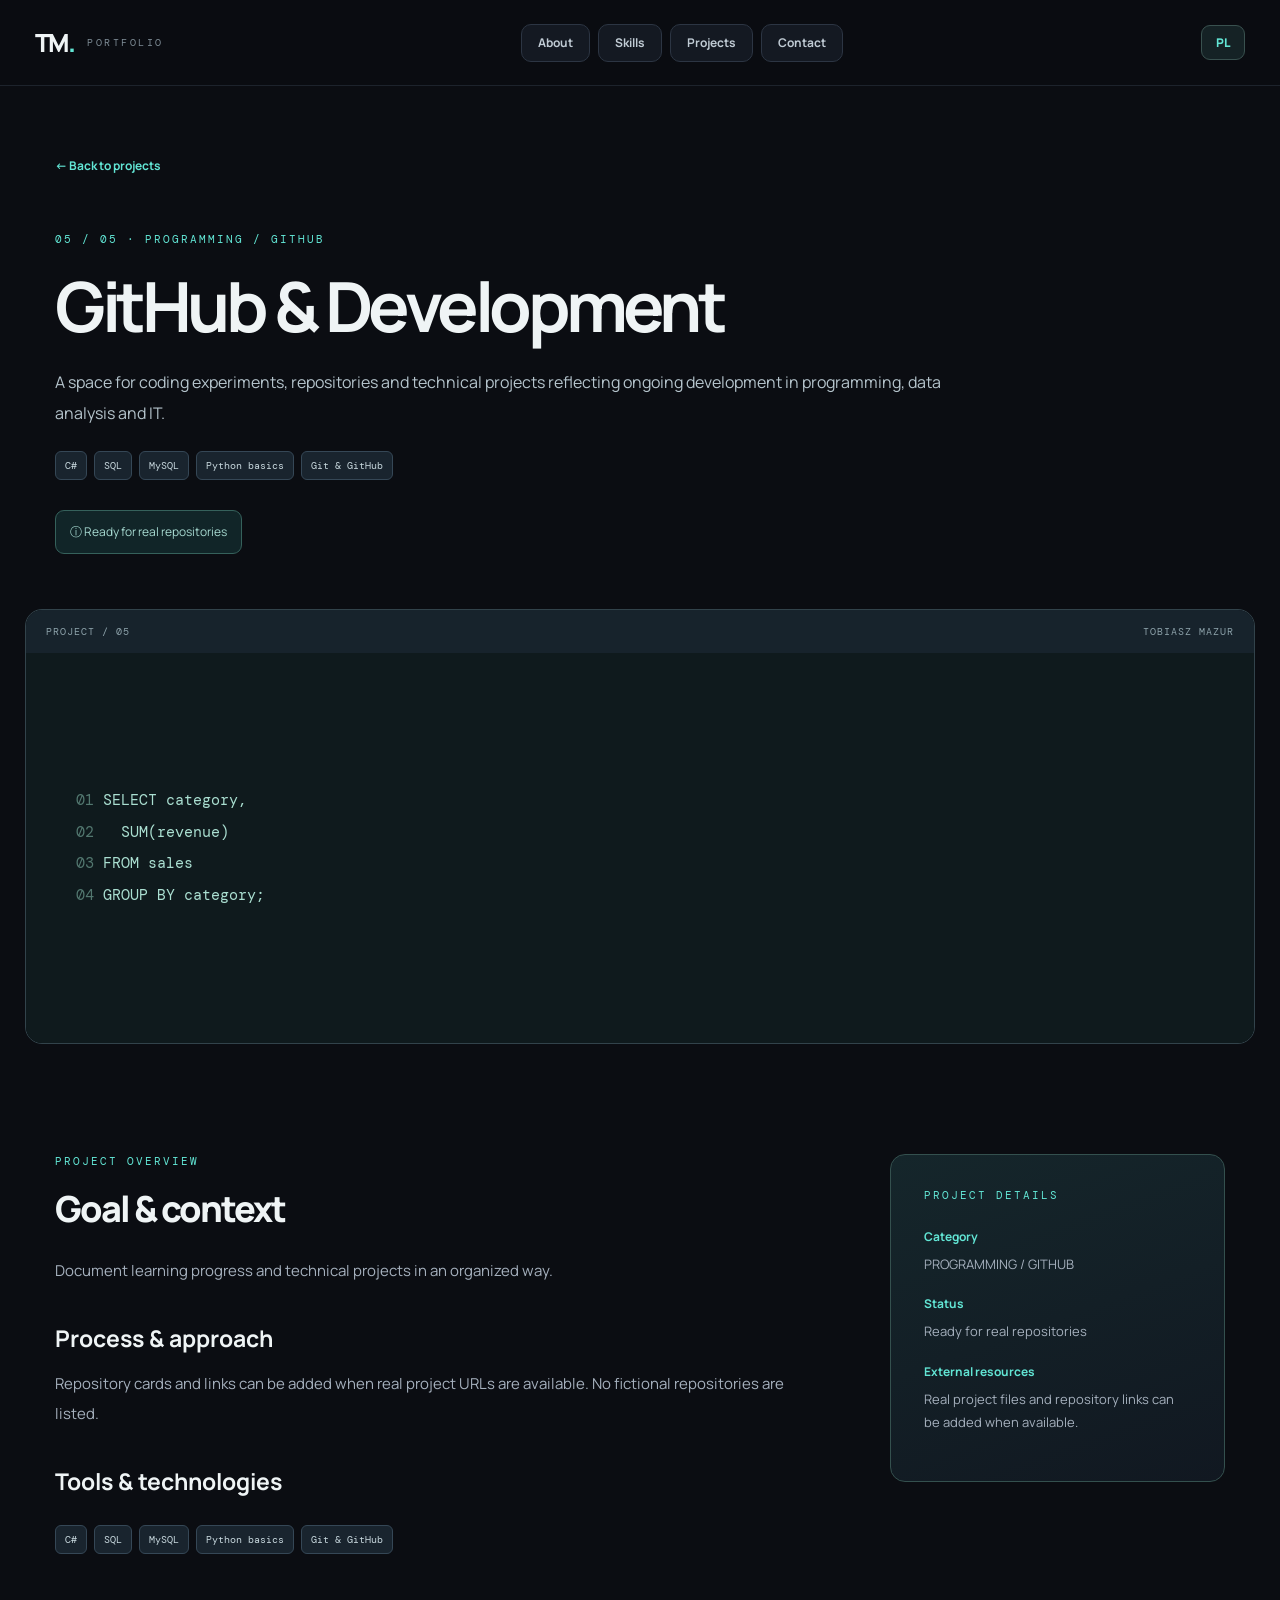
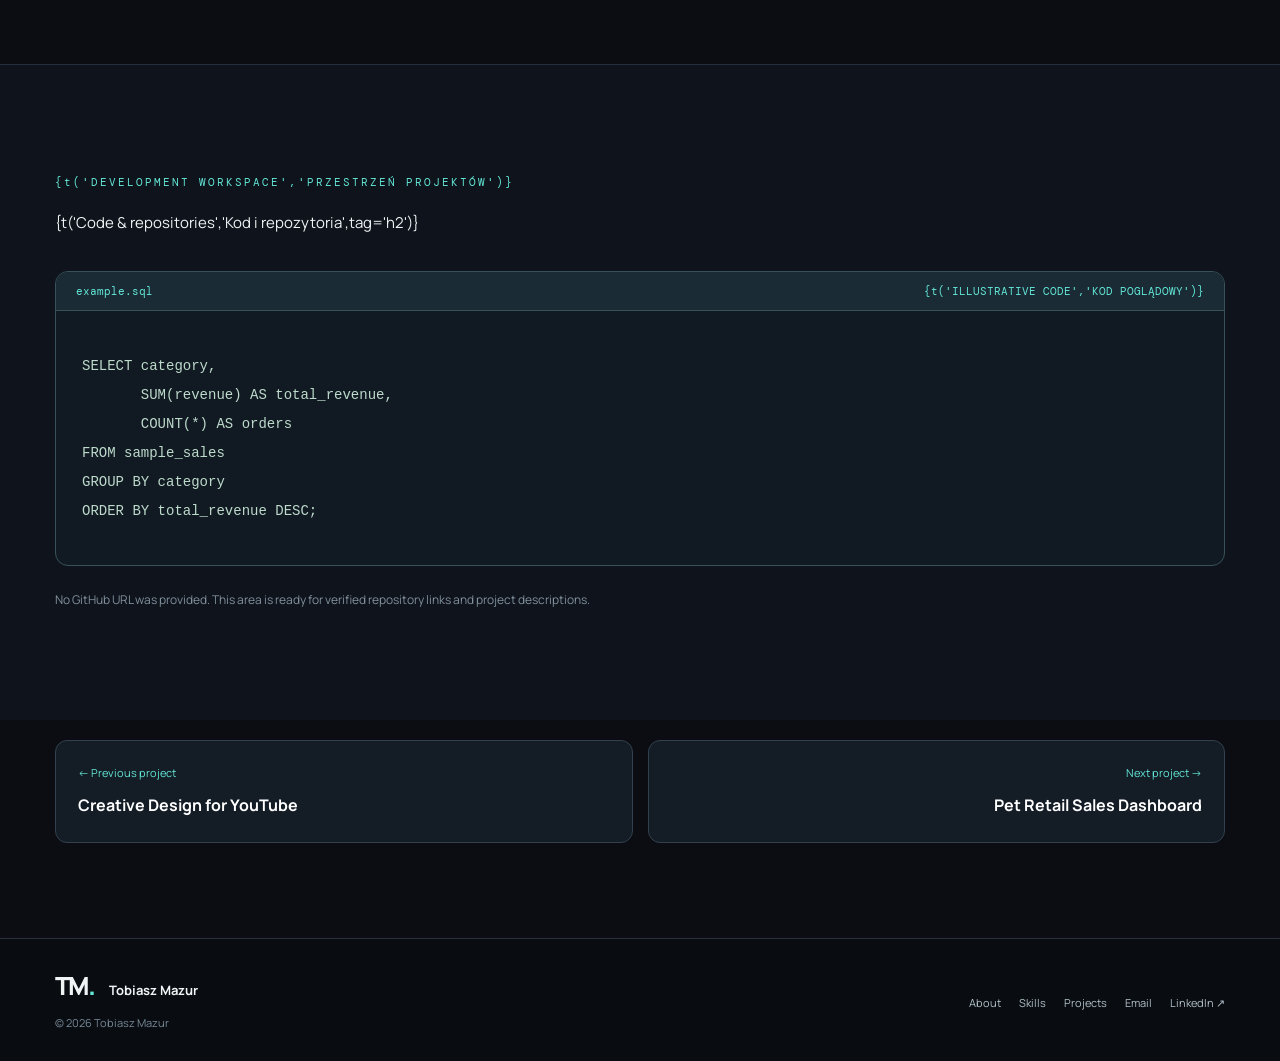
<file: projekty/github.html>
<!doctype html><html lang="en"><head><meta charset="utf-8"><meta name="viewport" content="width=device-width,initial-scale=1"><meta name="theme-color" content="#0b0d12"><meta name="description" content="Tobiasz Mazur — graduate in Computer Science and Econometrics, Data Analytics specialization. Portfolio in data analytics, Business Intelligence and IT."><title>GitHub &amp; Development | Tobiasz Mazur</title><link rel="icon" href="../assets/favicon.svg" type="image/svg+xml"><link rel="stylesheet" href="../assets/style.css"></head><body><header class="header"><div class="header-inner"><a class="brand" href="../index.html#top" aria-label="Tobiasz Mazur homepage"><span class="brand-icon">TM<span class="dot">.</span></span><span class="brand-sub">PORTFOLIO</span></a><nav id="navigation" class="nav" aria-label="Main navigation"><a class="nav-tile" href="../index.html#about"><span  data-en="About" data-pl="O mnie">About</span></a><a class="nav-tile" href="../index.html#skills"><span  data-en="Skills" data-pl="Umiejętności">Skills</span></a><a class="nav-tile" href="../index.html#projects"><span  data-en="Projects" data-pl="Projekty">Projects</span></a><a class="nav-tile" href="../index.html#contact"><span  data-en="Contact" data-pl="Kontakt">Contact</span></a></nav><div class="header-actions"><button class="lang" id="langButton" type="button" aria-label="Switch language">PL</button><button class="menu-toggle" id="menuButton" aria-controls="navigation" aria-expanded="false" aria-label="Toggle navigation">☰</button></div></div></header><main><section class="detail-hero wrap"><a class="back" href="../index.html#projects">← <span  data-en="Back to projects" data-pl="Powrót do projektów">Back to projects</span></a><span class="eyebrow">05 / 05 · <span  data-en="PROGRAMMING / GITHUB" data-pl="PROGRAMOWANIE / GITHUB">PROGRAMMING / GITHUB</span></span><h1  data-en="GitHub &amp; Development" data-pl="GitHub i projekty programistyczne">GitHub &amp; Development</h1><p class="detail-lead" data-en="A space for coding experiments, repositories and technical projects reflecting ongoing development in programming, data analysis and IT." data-pl="Zbiór repozytoriów, eksperymentów programistycznych i projektów technicznych pokazujących mój rozwój w programowaniu, analizie danych i IT.">A space for coding experiments, repositories and technical projects reflecting ongoing development in programming, data analysis and IT.</p><div class="tags"><span>C#</span><span>SQL</span><span>MySQL</span><span>Python basics</span><span>Git &amp; GitHub</span></div><div class="notice">ⓘ <span  data-en="Ready for real repositories" data-pl="Gotowe do uzupełnienia repozytoriami">Ready for real repositories</span></div></section><section class="detail-showcase wrap"><div class="detail-showcase-top"><span>PROJECT / 05</span><span>TOBIASZ MAZUR</span></div><div class="visual visual-code"><code><span>01</span> SELECT category,<br><span>02</span> &nbsp; SUM(revenue)<br><span>03</span> FROM sales<br><span>04</span> GROUP BY category;</code></div></section><section class="section detail-body"><div class="wrap detail-layout"><div class="detail-copy"><span class="eyebrow"><span  data-en="PROJECT OVERVIEW" data-pl="O PROJEKCIE">PROJECT OVERVIEW</span></span><h2  data-en="Goal &amp; context" data-pl="Cel i kontekst">Goal &amp; context</h2><p  data-en="Document learning progress and technical projects in an organized way." data-pl="Dokumentowanie rozwoju umiejętności i projektów technicznych w uporządkowany sposób.">Document learning progress and technical projects in an organized way.</p><h3><span  data-en="Process &amp; approach" data-pl="Proces i podejście">Process &amp; approach</span></h3><p  data-en="Repository cards and links can be added when real project URLs are available. No fictional repositories are listed." data-pl="Karty repozytoriów i linki będzie można uzupełnić po dodaniu rzeczywistych adresów projektów. Nie zamieszczono fikcyjnych repozytoriów.">Repository cards and links can be added when real project URLs are available. No fictional repositories are listed.</p><h3><span  data-en="Tools &amp; technologies" data-pl="Narzędzia i technologie">Tools &amp; technologies</span></h3><div class="tags"><span>C#</span><span>SQL</span><span>MySQL</span><span>Python basics</span><span>Git &amp; GitHub</span></div></div><aside class="detail-aside"><span class="eyebrow"><span  data-en="PROJECT DETAILS" data-pl="SZCZEGÓŁY PROJEKTU">PROJECT DETAILS</span></span><strong><span  data-en="Category" data-pl="Kategoria">Category</span></strong><p><span  data-en="PROGRAMMING / GITHUB" data-pl="PROGRAMOWANIE / GITHUB">PROGRAMMING / GITHUB</span></p><strong><span  data-en="Status" data-pl="Status">Status</span></strong><p><span  data-en="Ready for real repositories" data-pl="Gotowe do uzupełnienia repozytoriami">Ready for real repositories</span></p><strong><span  data-en="External resources" data-pl="Materiały zewnętrzne">External resources</span></strong><p><span  data-en="Real project files and repository links can be added when available." data-pl="Rzeczywiste pliki projektowe i linki do repozytoriów można dodać po ich udostępnieniu.">Real project files and repository links can be added when available.</span></p></aside></div></section><section class="section alt"><div class="wrap"><span class="eyebrow">{t('DEVELOPMENT WORKSPACE','PRZESTRZEŃ PROJEKTÓW')}</span>{t('Code & repositories','Kod i repozytoria',tag='h2')}<div class="code-preview"><div class="code-top"><span>example.sql</span><span>{t('ILLUSTRATIVE CODE','KOD POGLĄDOWY')}</span></div><pre><code>SELECT category,
       SUM(revenue) AS total_revenue,
       COUNT(*) AS orders
FROM sample_sales
GROUP BY category
ORDER BY total_revenue DESC;</code></pre></div><p class="disclaimer"><span  data-en="No GitHub URL was provided. This area is ready for verified repository links and project descriptions." data-pl="Nie podano adresu profilu GitHub. Sekcja jest przygotowana do dodania zweryfikowanych repozytoriów i opisów projektów.">No GitHub URL was provided. This area is ready for verified repository links and project descriptions.</span></p></div></section><div class="wrap next-projects"><a href="graphics.html">← <span  data-en="Previous project" data-pl="Poprzedni projekt">Previous project</span><strong><span  data-en="Creative Design for YouTube" data-pl="Projekty graficzne dla twórców YouTube">Creative Design for YouTube</span></strong></a><a href="dashboard.html"><span  data-en="Next project" data-pl="Następny projekt">Next project</span> →<strong><span  data-en="Pet Retail Sales Dashboard" data-pl="Dashboard sprzedażowy — branża zoologiczna">Pet Retail Sales Dashboard</span></strong></a></div></main><footer class="footer"><div class="wrap footer-inner"><div><span class="brand-icon">TM<span class="dot">.</span></span><strong>Tobiasz Mazur</strong><p>© <span id="year"></span> Tobiasz Mazur</p></div><div class="footer-links"><a href="../index.html#about"><span  data-en="About" data-pl="O mnie">About</span></a><a href="../index.html#skills"><span  data-en="Skills" data-pl="Umiejętności">Skills</span></a><a href="../index.html#projects"><span  data-en="Projects" data-pl="Projekty">Projects</span></a><a href="mailto:tobiasz8999@gmail.com">Email</a><a href="https://www.linkedin.com/in/tobiaszm/" target="_blank" rel="noopener noreferrer">LinkedIn ↗</a></div></div></footer><script src="../assets/app.js" defer></script></body></html>
</file>
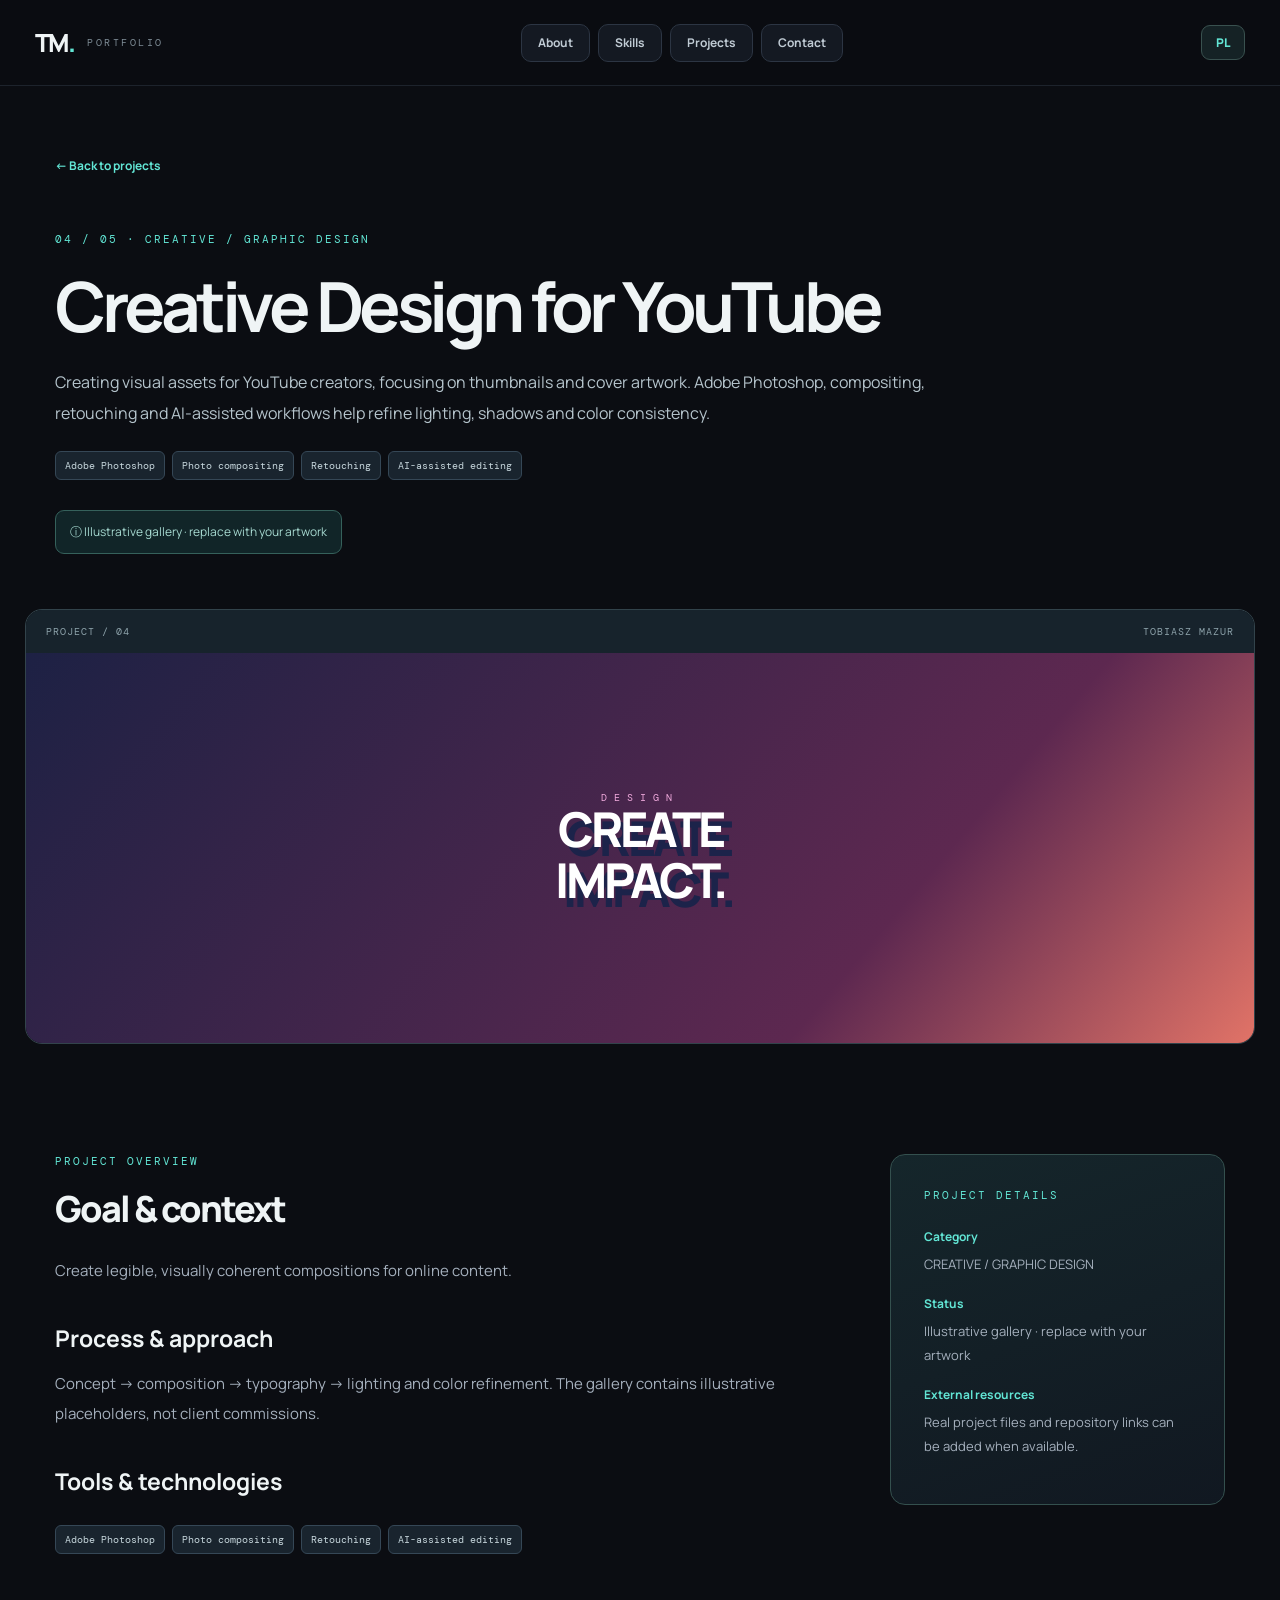
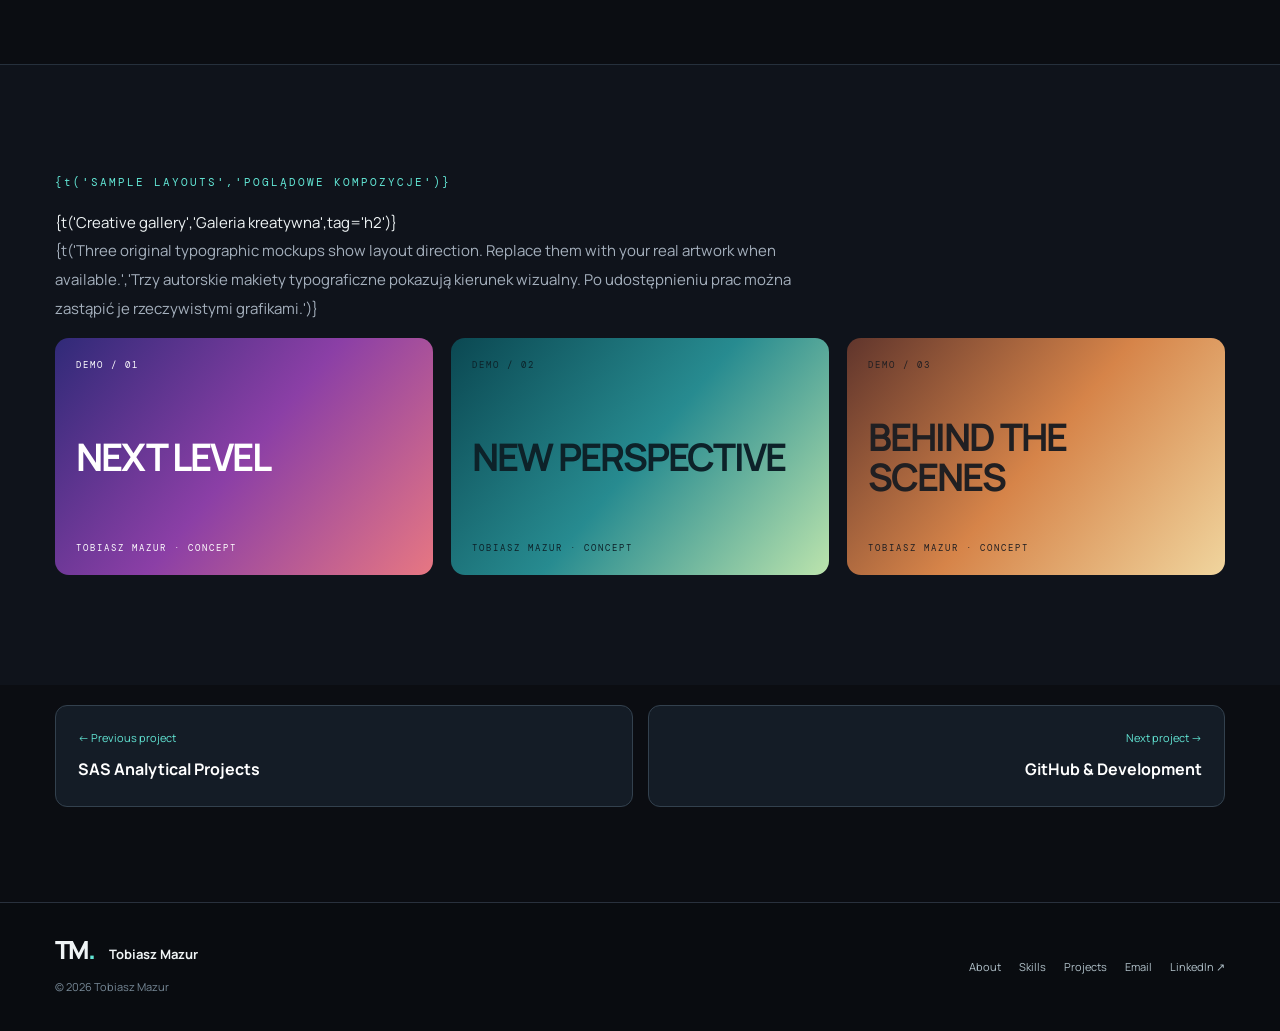
<file: projekty/graphics.html>
<!doctype html><html lang="en"><head><meta charset="utf-8"><meta name="viewport" content="width=device-width,initial-scale=1"><meta name="theme-color" content="#0b0d12"><meta name="description" content="Tobiasz Mazur — graduate in Computer Science and Econometrics, Data Analytics specialization. Portfolio in data analytics, Business Intelligence and IT."><title>Creative Design for YouTube | Tobiasz Mazur</title><link rel="icon" href="../assets/favicon.svg" type="image/svg+xml"><link rel="stylesheet" href="../assets/style.css"></head><body><header class="header"><div class="header-inner"><a class="brand" href="../index.html#top" aria-label="Tobiasz Mazur homepage"><span class="brand-icon">TM<span class="dot">.</span></span><span class="brand-sub">PORTFOLIO</span></a><nav id="navigation" class="nav" aria-label="Main navigation"><a class="nav-tile" href="../index.html#about"><span  data-en="About" data-pl="O mnie">About</span></a><a class="nav-tile" href="../index.html#skills"><span  data-en="Skills" data-pl="Umiejętności">Skills</span></a><a class="nav-tile" href="../index.html#projects"><span  data-en="Projects" data-pl="Projekty">Projects</span></a><a class="nav-tile" href="../index.html#contact"><span  data-en="Contact" data-pl="Kontakt">Contact</span></a></nav><div class="header-actions"><button class="lang" id="langButton" type="button" aria-label="Switch language">PL</button><button class="menu-toggle" id="menuButton" aria-controls="navigation" aria-expanded="false" aria-label="Toggle navigation">☰</button></div></div></header><main><section class="detail-hero wrap"><a class="back" href="../index.html#projects">← <span  data-en="Back to projects" data-pl="Powrót do projektów">Back to projects</span></a><span class="eyebrow">04 / 05 · <span  data-en="CREATIVE / GRAPHIC DESIGN" data-pl="KREACJA / GRAFIKA">CREATIVE / GRAPHIC DESIGN</span></span><h1  data-en="Creative Design for YouTube" data-pl="Projekty graficzne dla twórców YouTube">Creative Design for YouTube</h1><p class="detail-lead" data-en="Creating visual assets for YouTube creators, focusing on thumbnails and cover artwork. Adobe Photoshop, compositing, retouching and AI-assisted workflows help refine lighting, shadows and color consistency." data-pl="Tworzenie oprawy graficznej dla twórców YouTube, przede wszystkim miniatur i okładek nastawionych na czytelność, mocną hierarchię wizualną i potencjał zwiększania CTR. Pracuję w Adobe Photoshop, wykorzystując fotomontaż, retusz oraz narzędzia AI do dopracowania światła, cieni i spójności kolorystycznej.">Creating visual assets for YouTube creators, focusing on thumbnails and cover artwork. Adobe Photoshop, compositing, retouching and AI-assisted workflows help refine lighting, shadows and color consistency.</p><div class="tags"><span>Adobe Photoshop</span><span>Photo compositing</span><span>Retouching</span><span>AI-assisted editing</span></div><div class="notice">ⓘ <span  data-en="Illustrative gallery · replace with your artwork" data-pl="Galeria poglądowa · miejsce na własne prace">Illustrative gallery · replace with your artwork</span></div></section><section class="detail-showcase wrap"><div class="detail-showcase-top"><span>PROJECT / 04</span><span>TOBIASZ MAZUR</span></div><div class="visual visual-graphics"><span class="graphic-a">DESIGN</span><span class="graphic-b">CREATE<br>IMPACT.</span></div></section><section class="section detail-body"><div class="wrap detail-layout"><div class="detail-copy"><span class="eyebrow"><span  data-en="PROJECT OVERVIEW" data-pl="O PROJEKCIE">PROJECT OVERVIEW</span></span><h2  data-en="Goal &amp; context" data-pl="Cel i kontekst">Goal &amp; context</h2><p  data-en="Create legible, visually coherent compositions for online content." data-pl="Tworzenie czytelnych, spójnych wizualnie kompozycji dla treści internetowych.">Create legible, visually coherent compositions for online content.</p><h3><span  data-en="Process &amp; approach" data-pl="Proces i podejście">Process &amp; approach</span></h3><p  data-en="Concept → composition → typography → lighting and color refinement. The gallery contains illustrative placeholders, not client commissions." data-pl="Koncepcja → kompozycja → typografia → dopracowanie światła i koloru. Galeria zawiera poglądowe materiały demonstracyjne, a nie zlecenia klientów.">Concept → composition → typography → lighting and color refinement. The gallery contains illustrative placeholders, not client commissions.</p><h3><span  data-en="Tools &amp; technologies" data-pl="Narzędzia i technologie">Tools &amp; technologies</span></h3><div class="tags"><span>Adobe Photoshop</span><span>Photo compositing</span><span>Retouching</span><span>AI-assisted editing</span></div></div><aside class="detail-aside"><span class="eyebrow"><span  data-en="PROJECT DETAILS" data-pl="SZCZEGÓŁY PROJEKTU">PROJECT DETAILS</span></span><strong><span  data-en="Category" data-pl="Kategoria">Category</span></strong><p><span  data-en="CREATIVE / GRAPHIC DESIGN" data-pl="KREACJA / GRAFIKA">CREATIVE / GRAPHIC DESIGN</span></p><strong><span  data-en="Status" data-pl="Status">Status</span></strong><p><span  data-en="Illustrative gallery · replace with your artwork" data-pl="Galeria poglądowa · miejsce na własne prace">Illustrative gallery · replace with your artwork</span></p><strong><span  data-en="External resources" data-pl="Materiały zewnętrzne">External resources</span></strong><p><span  data-en="Real project files and repository links can be added when available." data-pl="Rzeczywiste pliki projektowe i linki do repozytoriów można dodać po ich udostępnieniu.">Real project files and repository links can be added when available.</span></p></aside></div></section><section class="section alt"><div class="wrap"><span class="eyebrow">{t('SAMPLE LAYOUTS','POGLĄDOWE KOMPOZYCJE')}</span>{t('Creative gallery','Galeria kreatywna',tag='h2')}<p class="section-lead">{t('Three original typographic mockups show layout direction. Replace them with your real artwork when available.','Trzy autorskie makiety typograficzne pokazują kierunek wizualny. Po udostępnieniu prac można zastąpić je rzeczywistymi grafikami.')}</p><div class="gallery"><button class="gallery-item gallery-1" aria-label="Open illustration 1" data-gallery="1"><span>DEMO / 01</span><strong>NEXT LEVEL</strong><small>TOBIASZ MAZUR · CONCEPT</small></button><button class="gallery-item gallery-2" aria-label="Open illustration 2" data-gallery="2"><span>DEMO / 02</span><strong>NEW PERSPECTIVE</strong><small>TOBIASZ MAZUR · CONCEPT</small></button><button class="gallery-item gallery-3" aria-label="Open illustration 3" data-gallery="3"><span>DEMO / 03</span><strong>BEHIND THE SCENES</strong><small>TOBIASZ MAZUR · CONCEPT</small></button></div><dialog id="galleryModal" class="gallery-modal"><button id="closeGallery" class="modal-close" aria-label="Close">×</button><div id="modalArt"></div></dialog></div></section><div class="wrap next-projects"><a href="sas.html">← <span  data-en="Previous project" data-pl="Poprzedni projekt">Previous project</span><strong><span  data-en="SAS Analytical Projects" data-pl="Projekty analityczne w SAS">SAS Analytical Projects</span></strong></a><a href="github.html"><span  data-en="Next project" data-pl="Następny projekt">Next project</span> →<strong><span  data-en="GitHub &amp; Development" data-pl="GitHub i projekty programistyczne">GitHub &amp; Development</span></strong></a></div></main><footer class="footer"><div class="wrap footer-inner"><div><span class="brand-icon">TM<span class="dot">.</span></span><strong>Tobiasz Mazur</strong><p>© <span id="year"></span> Tobiasz Mazur</p></div><div class="footer-links"><a href="../index.html#about"><span  data-en="About" data-pl="O mnie">About</span></a><a href="../index.html#skills"><span  data-en="Skills" data-pl="Umiejętności">Skills</span></a><a href="../index.html#projects"><span  data-en="Projects" data-pl="Projekty">Projects</span></a><a href="mailto:tobiasz8999@gmail.com">Email</a><a href="https://www.linkedin.com/in/tobiaszm/" target="_blank" rel="noopener noreferrer">LinkedIn ↗</a></div></div></footer><script src="../assets/app.js" defer></script><script src="../assets/demos.js" defer></script></body></html>
</file>
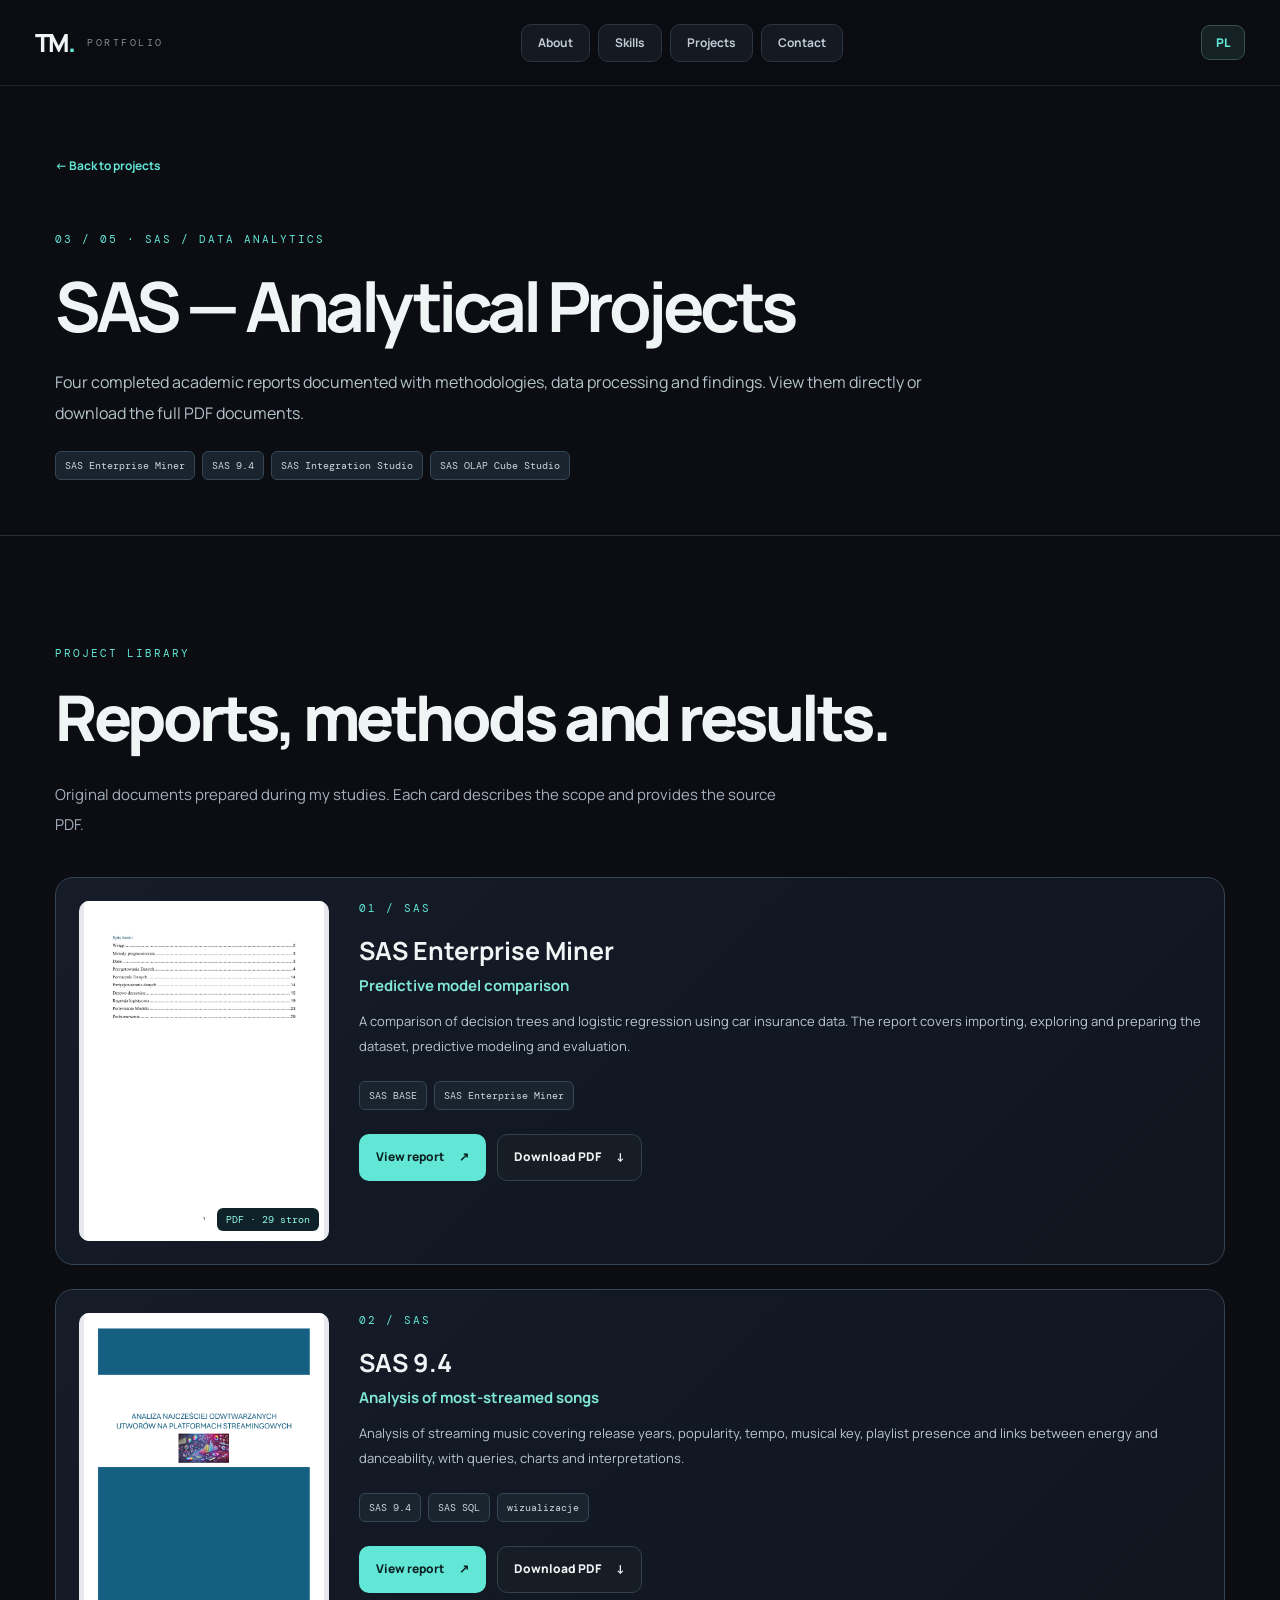
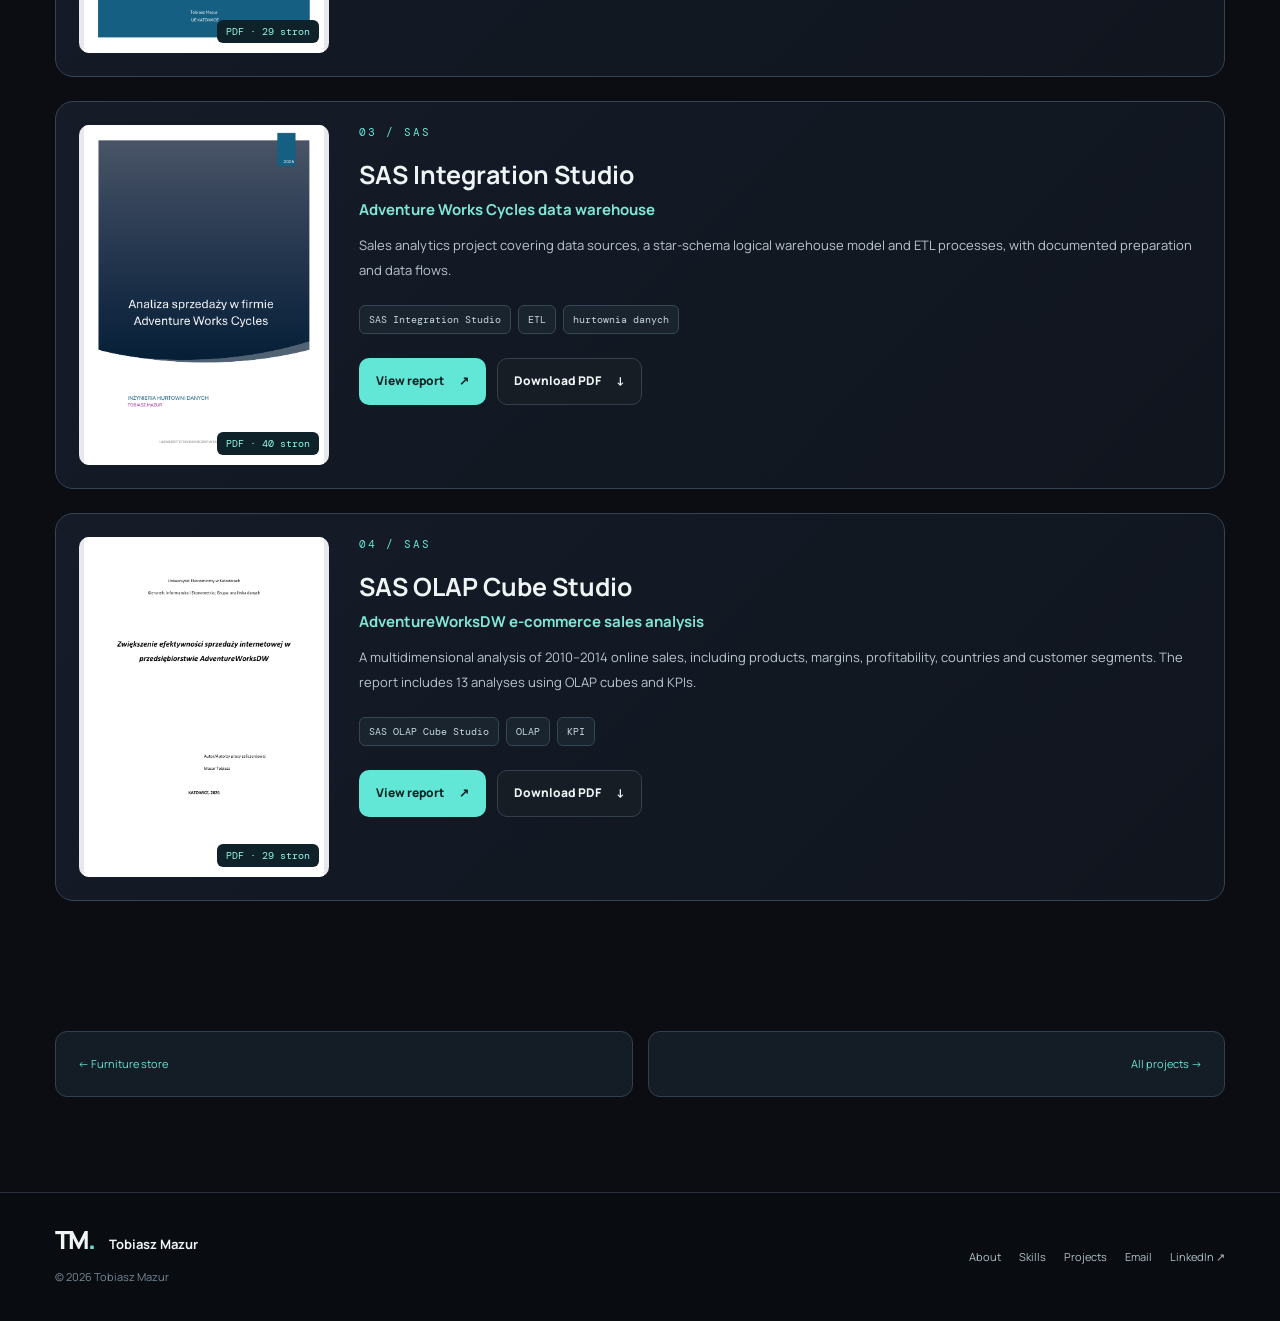
<file: projekty/sas.html>
<!DOCTYPE html>
<html lang="en"><head><meta charset="utf-8"/><meta content="width=device-width,initial-scale=1" name="viewport"/><meta content="#0b0d12" name="theme-color"/><meta content="Tobiasz Mazur — graduate in Computer Science and Econometrics, Data Analytics specialization. Portfolio in data analytics, Business Intelligence and IT." name="description"/><title>SAS Analytical Projects | Tobiasz Mazur</title><link href="../assets/favicon.svg" rel="icon" type="image/svg+xml"/><link href="../assets/style.css" rel="stylesheet"/></head><body><header class="header"><div class="header-inner"><a aria-label="Tobiasz Mazur homepage" class="brand" href="../index.html#top"><span class="brand-icon">TM<span class="dot">.</span></span><span class="brand-sub">PORTFOLIO</span></a><nav aria-label="Main navigation" class="nav" id="navigation"><a class="nav-tile" href="../index.html#about"><span data-en="About" data-pl="O mnie">About</span></a><a class="nav-tile" href="../index.html#skills"><span data-en="Skills" data-pl="Umiejętności">Skills</span></a><a class="nav-tile" href="../index.html#projects"><span data-en="Projects" data-pl="Projekty">Projects</span></a><a class="nav-tile" href="../index.html#contact"><span data-en="Contact" data-pl="Kontakt">Contact</span></a></nav><div class="header-actions"><button aria-label="Switch language" class="lang" id="langButton" type="button">PL</button><button aria-controls="navigation" aria-expanded="false" aria-label="Toggle navigation" class="menu-toggle" id="menuButton">☰</button></div></div></header><main><section class="detail-hero wrap"><a class="back" href="../index.html#projects">← <span data-en="Back to projects" data-pl="Powrót do projektów">Back to projects</span></a><span class="eyebrow">03 / 05 · SAS / DATA ANALYTICS</span><h1 data-en="SAS — Analytical Projects" data-pl="SAS — Projekty analityczne">SAS — Analytical Projects</h1><p class="detail-lead" data-en="Four completed academic reports documented with methodologies, data processing and findings. View them directly or download the full PDF documents." data-pl="Cztery opracowania projektów analitycznych, obejmujące metodykę, przygotowanie danych, analizę i wnioski. Każdy raport możesz obejrzeć bezpośrednio na stronie lub pobrać w formacie PDF.">Four completed academic reports documented with methodologies, data processing and findings. View them directly or download the full PDF documents.</p><div class="tags"><span>SAS Enterprise Miner</span><span>SAS 9.4</span><span>SAS Integration Studio</span><span>SAS OLAP Cube Studio</span></div></section><section class="section sas-library"><div class="wrap"><span class="eyebrow" data-en="PROJECT LIBRARY" data-pl="BIBLIOTEKA PROJEKTÓW">PROJECT LIBRARY</span><h2 data-en="Reports, methods and results." data-pl="Raporty, metody i wyniki.">Reports, methods and results.</h2><p class="section-lead" data-en="Original documents prepared during my studies. Each card describes the scope and provides the source PDF." data-pl="Oryginalne opracowania przygotowane podczas studiów. Każda karta zawiera opis zakresu oraz dokument PDF.">Original documents prepared during my studies. Each card describes the scope and provides the source PDF.</p><div class="sas-report-grid"><article class="sas-report-card"><a aria-label="Preview PDF SAS Enterprise Miner" class="sas-cover" href="../materialy/miner.pdf" rel="noopener noreferrer" target="_blank"><img alt="First page of SAS Enterprise Miner report" loading="lazy" src="../materialy/miner.png"/><span>PDF · 29 stron</span></a><div class="sas-report-content"><span class="eyebrow">01 / SAS</span><h3>SAS Enterprise Miner</h3><h4 data-en="Predictive model comparison" data-pl="Porównanie modeli predykcyjnych">Predictive model comparison</h4><p data-en="A comparison of decision trees and logistic regression using car insurance data. The report covers importing, exploring and preparing the dataset, predictive modeling and evaluation." data-pl="Porównanie drzewa decyzyjnego i regresji logistycznej na zbiorze danych dotyczących ubezpieczeń samochodowych. Projekt obejmuje import, eksplorację i przygotowanie danych, modelowanie oraz porównanie skuteczności metod.">A comparison of decision trees and logistic regression using car insurance data. The report covers importing, exploring and preparing the dataset, predictive modeling and evaluation.</p><div class="tags"><span>SAS BASE</span><span>SAS Enterprise Miner</span></div><div class="report-actions"><a class="btn btn-primary" href="../materialy/miner.pdf" rel="noopener noreferrer" target="_blank"><span data-en="View report" data-pl="Otwórz raport">View report</span> ↗</a><a class="btn btn-ghost" download="miner-Tobiasz-Mazur.pdf" href="../materialy/miner.pdf"><span data-en="Download PDF" data-pl="Pobierz PDF">Download PDF</span> ↓</a></div></div></article><article class="sas-report-card"><a aria-label="Preview PDF SAS 9.4" class="sas-cover" href="../materialy/sas94.pdf" rel="noopener noreferrer" target="_blank"><img alt="First page of SAS 9.4 report" loading="lazy" src="../materialy/sas94.png"/><span>PDF · 29 stron</span></a><div class="sas-report-content"><span class="eyebrow">02 / SAS</span><h3>SAS 9.4</h3><h4 data-en="Analysis of most-streamed songs" data-pl="Analiza najczęściej odtwarzanych utworów">Analysis of most-streamed songs</h4><p data-en="Analysis of streaming music covering release years, popularity, tempo, musical key, playlist presence and links between energy and danceability, with queries, charts and interpretations." data-pl="Analiza utworów ze Spotify i innych platform: rok wydania, popularność, tempo, tonacja, obecność na playlistach oraz zależność energii od taneczności. W opracowaniu znajdują się zapytania, wykresy i interpretacje.">Analysis of streaming music covering release years, popularity, tempo, musical key, playlist presence and links between energy and danceability, with queries, charts and interpretations.</p><div class="tags"><span>SAS 9.4</span><span>SAS SQL</span><span>wizualizacje</span></div><div class="report-actions"><a class="btn btn-primary" href="../materialy/sas94.pdf" rel="noopener noreferrer" target="_blank"><span data-en="View report" data-pl="Otwórz raport">View report</span> ↗</a><a class="btn btn-ghost" download="sas94-Tobiasz-Mazur.pdf" href="../materialy/sas94.pdf"><span data-en="Download PDF" data-pl="Pobierz PDF">Download PDF</span> ↓</a></div></div></article><article class="sas-report-card"><a aria-label="Preview PDF SAS Integration Studio" class="sas-cover" href="../materialy/integration.pdf" rel="noopener noreferrer" target="_blank"><img alt="First page of SAS Integration Studio report" loading="lazy" src="../materialy/integration.png"/><span>PDF · 40 stron</span></a><div class="sas-report-content"><span class="eyebrow">03 / SAS</span><h3>SAS Integration Studio</h3><h4 data-en="Adventure Works Cycles data warehouse" data-pl="Hurtownia danych Adventure Works Cycles">Adventure Works Cycles data warehouse</h4><p data-en="Sales analytics project covering data sources, a star-schema logical warehouse model and ETL processes, with documented preparation and data flows." data-pl="Projekt analizy sprzedaży z naciskiem na źródła danych, logiczny model hurtowni oparty na schemacie gwiazdy oraz procesy ETL. Raport dokumentuje przygotowanie i przepływ danych.">Sales analytics project covering data sources, a star-schema logical warehouse model and ETL processes, with documented preparation and data flows.</p><div class="tags"><span>SAS Integration Studio</span><span>ETL</span><span>hurtownia danych</span></div><div class="report-actions"><a class="btn btn-primary" href="../materialy/integration.pdf" rel="noopener noreferrer" target="_blank"><span data-en="View report" data-pl="Otwórz raport">View report</span> ↗</a><a class="btn btn-ghost" download="integration-Tobiasz-Mazur.pdf" href="../materialy/integration.pdf"><span data-en="Download PDF" data-pl="Pobierz PDF">Download PDF</span> ↓</a></div></div></article><article class="sas-report-card"><a aria-label="Preview PDF SAS OLAP Cube Studio" class="sas-cover" href="../materialy/olap.pdf" rel="noopener noreferrer" target="_blank"><img alt="First page of SAS OLAP Cube Studio report" loading="lazy" src="../materialy/olap.png"/><span>PDF · 29 stron</span></a><div class="sas-report-content"><span class="eyebrow">04 / SAS</span><h3>SAS OLAP Cube Studio</h3><h4 data-en="AdventureWorksDW e-commerce sales analysis" data-pl="Analiza sprzedaży internetowej AdventureWorksDW">AdventureWorksDW e-commerce sales analysis</h4><p data-en="A multidimensional analysis of 2010–2014 online sales, including products, margins, profitability, countries and customer segments. The report includes 13 analyses using OLAP cubes and KPIs." data-pl="Wielowymiarowa analiza sprzedaży internetowej w latach 2010–2014: produkty, rentowność, marże, kraje i segmenty klientów. Projekt obejmuje 13 analiz i wykorzystuje kostki OLAP oraz miary KPI.">A multidimensional analysis of 2010–2014 online sales, including products, margins, profitability, countries and customer segments. The report includes 13 analyses using OLAP cubes and KPIs.</p><div class="tags"><span>SAS OLAP Cube Studio</span><span>OLAP</span><span>KPI</span></div><div class="report-actions"><a class="btn btn-primary" href="../materialy/olap.pdf" rel="noopener noreferrer" target="_blank"><span data-en="View report" data-pl="Otwórz raport">View report</span> ↗</a><a class="btn btn-ghost" download="olap-Tobiasz-Mazur.pdf" href="../materialy/olap.pdf"><span data-en="Download PDF" data-pl="Pobierz PDF">Download PDF</span> ↓</a></div></div></article></div></div></section><div class="wrap next-projects"><a href="furniture.html">← <span data-en="Furniture store" data-pl="Sklep meblowy">Furniture store</span></a><a href="../index.html#projects"><span data-en="All projects" data-pl="Wszystkie projekty">All projects</span> →</a></div></main><footer class="footer"><div class="wrap footer-inner"><div><span class="brand-icon">TM<span class="dot">.</span></span><strong>Tobiasz Mazur</strong><p>© <span id="year"></span> Tobiasz Mazur</p></div><div class="footer-links"><a href="../index.html#about"><span data-en="About" data-pl="O mnie">About</span></a><a href="../index.html#skills"><span data-en="Skills" data-pl="Umiejętności">Skills</span></a><a href="../index.html#projects"><span data-en="Projects" data-pl="Projekty">Projects</span></a><a href="mailto:tobiasz8999@gmail.com">Email</a><a href="https://www.linkedin.com/in/tobiaszm/" rel="noopener noreferrer" target="_blank">LinkedIn ↗</a></div></div></footer><script defer="" src="../assets/app.js"></script></body></html>
</file>
<file: assets/style.css>
@import url('https://fonts.googleapis.com/css2?family=DM+Mono:wght@400;500&family=Manrope:wght@400;500;600;700;800&display=swap');
:root{--bg:#0b0d12;--panel:#121620;--panel2:#171e29;--line:#29313d;--ink:#eff4f5;--muted:#a5b0bd;--a:#62e6d5;--dark:#0d1e23}*{box-sizing:border-box}html{scroll-behavior:smooth;scroll-padding-top:95px}body{margin:0;background:var(--bg);color:var(--ink);font:15px/1.8 Manrope,Arial,sans-serif}button,select{font:inherit}a{color:inherit;text-decoration:none}button{cursor:pointer}a:focus-visible,button:focus-visible,select:focus-visible{outline:2px solid var(--a);outline-offset:4px}::selection{background:var(--a);color:var(--bg)}.wrap{max-width:1230px;margin:auto;padding:0 30px}.dot{color:var(--a)}.header{position:sticky;top:0;z-index:80;border-bottom:1px solid #29303ba6;background:#0b0d12ed;backdrop-filter:blur(20px)}.header-inner{max-width:1450px;margin:auto;min-height:85px;padding:14px 35px;display:flex;align-items:center;justify-content:space-between;gap:25px}.brand{display:flex;align-items:center;gap:13px}.brand-icon{font-size:25px;font-weight:800;letter-spacing:-2px;line-height:1}.brand-sub{color:#7e8c96;font:10px 'DM Mono',monospace;letter-spacing:2.5px}.nav{display:flex;gap:8px}.nav-tile{display:flex;min-height:38px;align-items:center;padding:7px 16px;border:1px solid #2c3543;border-radius:10px;background:#141922;color:#c0cbd4;font-size:12px;font-weight:700;transition:.2s}.nav-tile:hover,.nav-tile.active{border-color:#45897f;background:#1a3033;color:var(--a);transform:translateY(-2px)}.header-actions{display:flex;gap:10px}.lang,.menu-toggle{border:1px solid #39514f;color:var(--a);background:#152225;padding:6px 14px;border-radius:9px;font-size:12px;font-weight:800}.menu-toggle{display:none}.hero{min-height:calc(100svh - 85px);position:relative;overflow:hidden;isolation:isolate;background:radial-gradient(ellipse at 75% 46%,#16303655,transparent 47%),var(--bg)}.hero-grid{position:absolute;inset:0;background-image:linear-gradient(#ffffff05 1px,transparent 1px),linear-gradient(90deg,#ffffff05 1px,transparent 1px);background-size:60px 60px;mask-image:linear-gradient(90deg,transparent,#000 45%,#000);pointer-events:none}.hero-inner{min-height:650px;display:grid;grid-template-columns:minmax(0,1.4fr) minmax(260px,.7fr);align-items:center;position:relative;gap:40px}.hero-content{padding:78px 0 65px;position:relative;z-index:2}.status{display:inline-flex;padding:9px 15px;border:1px solid #32635c;border-radius:30px;background:#132628;font:11px 'DM Mono',monospace;color:var(--a);letter-spacing:2px;margin-bottom:25px}.status:before{content:'';background:var(--a);width:7px;height:7px;border-radius:50%;display:inline-block;margin:6px 10px 0 0;box-shadow:0 0 12px var(--a)}h1,h2,h3,p{margin-top:0}.hero h1{font-size:clamp(56px,7.6vw,108px);line-height:1.05;letter-spacing:-.085em;margin-bottom:24px;font-weight:800}.hero h1 em{font-style:normal;color:var(--ink)}.role-line{font-size:clamp(11px,1.4vw,16px);font-weight:700;letter-spacing:.4px;color:#c8d4dc}.role-line span{color:var(--a);padding:0 6px}.hero-description{color:var(--muted);max-width:665px;font-size:15px;line-height:2;margin:24px 0 30px}.actions{display:flex;gap:12px;flex-wrap:wrap}.btn{border-radius:10px;display:inline-flex;align-items:center;justify-content:center;gap:15px;font-size:13px;font-weight:800;padding:12px 19px;min-height:47px;border:1px solid transparent;transition:.2s}.btn:hover{transform:translateY(-3px)}.btn-primary{background:var(--a);color:#0d2225}.btn-primary:hover{background:#98f4e7}.btn-ghost{background:#171d25;color:var(--ink);border-color:#34404b}.btn-ghost:hover{border-color:var(--a)}.hero-side{height:350px;position:relative;display:grid;place-items:center}.orb{position:absolute;border:1px solid #456e6b80;border-radius:50%;aspect-ratio:1}.orb-one{width:min(100%,340px);box-shadow:0 0 100px #3ce3d511,inset 0 0 80px #5bb9b509;animation:orbit 22s linear infinite}.orb-two{width:230px;border-style:dashed;animation:orbit 35s linear infinite reverse}.orb-center{font-size:82px;font-weight:800;color:#70e9d9;letter-spacing:-12px;text-shadow:0 0 45px #66daca48}.orbit-label{position:absolute;font:10px 'DM Mono',monospace;letter-spacing:1px;color:var(--a);background:#132128;padding:8px;border:1px solid #2c5d55;border-radius:6px}.orbit-label.a{top:16px;right:0}.orbit-label.b{bottom:30px;left:0}.hero-bottom{display:flex;justify-content:space-between;color:#657586;font:10px 'DM Mono',monospace;letter-spacing:2px;padding-bottom:25px}.section{padding:110px 0;border-top:1px solid #26303c}.section.alt{background:#0f131b}.section-head{margin-bottom:47px;max-width:850px}.eyebrow{display:block;font:11px 'DM Mono',monospace;letter-spacing:2px;color:var(--a);margin-bottom:20px}.section h2,.contact h2{font-size:clamp(35px,5vw,63px);line-height:1.19;letter-spacing:-.055em;font-weight:800;margin:0 0 25px}.section h2 em,.contact h2 em{font-style:normal;color:var(--a)}.section-lead{font-size:15px;color:var(--muted);max-width:740px;line-height:1.95}.about-layout{display:grid;grid-template-columns:1.5fr .8fr;gap:75px}.about-copy p{font-size:15px;color:#bdc9d2;line-height:2.15;margin-bottom:25px}.about-aside,.detail-aside{padding:33px;border-radius:15px;background:linear-gradient(160deg,#15262b,#111821);border:1px solid #34504e;align-self:start}.aside-label{font:10px 'DM Mono',monospace;color:var(--a);letter-spacing:2px;margin-bottom:15px}.about-aside h3{font-size:22px;line-height:1.4;margin-bottom:12px}.about-aside p,.detail-aside p{color:var(--muted);font-size:13px}.year-stamp{display:block;font-size:38px;font-weight:800;color:var(--a);margin-top:18px}.aside-divider{height:1px;background:#3c4c56;margin:22px 0}.skill-grid{display:grid;grid-template-columns:repeat(3,minmax(0,1fr));gap:16px}.skill-card{padding:28px;background:#141b25;border:1px solid #2a3543;border-radius:15px;min-height:335px;transition:.2s}.skill-card:hover{border-color:#467e76;transform:translateY(-4px);background:#18222b}.skill-num{display:block;color:var(--a);font:11px 'DM Mono',monospace;margin-bottom:25px}.skill-card h3{font-size:19px;letter-spacing:-.5px;line-height:1.45}.skill-card p{color:var(--muted);font-size:12px;line-height:1.85}.tags{display:flex;gap:7px;flex-wrap:wrap;margin-top:22px}.tags>span{display:inline-flex;border:1px solid #354756;color:#c8d8de;background:#19242e;font:10px 'DM Mono',monospace;padding:6px 9px;border-radius:6px;line-height:1.5}.learning{display:flex;justify-content:space-between;gap:35px;margin-top:25px;padding:29px;border:1px solid #325c57;background:#122325;border-radius:15px}.learning h3{font-size:22px;margin:0 0 5px}.learning p{color:var(--muted);font-size:13px;max-width:590px;margin:0}.learning-tags{display:flex;flex-wrap:wrap;align-content:center;justify-content:end;gap:10px;max-width:370px}.learning-tags>span{color:var(--a);font-size:12px;font-weight:700;border-radius:8px;padding:8px 13px;background:#1b3638;border:1px solid #3f746b}.subsection-heading{margin-bottom:17px}.pill-heading{color:#a7bfc3;font:10px 'DM Mono',monospace;letter-spacing:1px}.project-grid{display:grid;grid-template-columns:repeat(2,minmax(0,1fr));gap:20px}.project-card{border-radius:17px;overflow:hidden;border:1px solid #2d3947;background:#141a24;display:flex;flex-direction:column;transition:.25s}.project-card:hover{border-color:#5cb4a8;box-shadow:0 20px 55px #0005;transform:translateY(-5px)}.project-visual{height:245px;background:#111923;position:relative;overflow:hidden}.project-index{position:absolute;right:16px;top:16px;font:10px 'DM Mono',monospace;padding:7px 10px;background:#071417ae;border:1px solid #5d8580;border-radius:7px;color:var(--a)}.visual{height:100%;width:100%;position:relative;overflow:hidden;display:flex;align-items:center;justify-content:center}.visual-dashboard{background:radial-gradient(circle at 70% 30%,#285d6877,transparent 50%),#111e2b;flex-direction:column;padding:35px 55px;gap:14px}.visual-kpis{display:flex;width:85%;gap:12px}.visual-kpis i{height:33px;flex:1;border:1px solid #538a93;border-radius:5px;background:#193c44}.visual-chart{width:85%;height:85px;display:flex;gap:12px;align-items:end;border-bottom:1px solid #7b9aa1}.visual-chart i{background:linear-gradient(#6febd6,#327b82);height:var(--h);flex:1;min-width:8px;border-radius:3px 3px 0 0}.visual-chart i:nth-child(1){--h:39%}.visual-chart i:nth-child(2){--h:64%}.visual-chart i:nth-child(3){--h:55%}.visual-chart i:nth-child(4){--h:86%}.visual-chart i:nth-child(5){--h:70%}.visual-chart i:nth-child(6){--h:94%}.visual-chart i:nth-child(7){--h:76%}.visual-base{height:9px;background:#396369;border-radius:5px;width:80%}.visual-furniture{background:linear-gradient(125deg,#d2c5b2,#ad9481);color:#26322d;display:flex;flex-direction:column}.furniture-chair{font-size:125px;line-height:1;color:#6a4e3c;text-shadow:10px 16px 12px #513b3640;transform:rotate(-15deg)}.furniture-title{font-size:24px;font-weight:800;letter-spacing:5px}.furniture-lines{height:1px;background:#594d44;width:55%;margin-top:12px}.visual-sas{background:linear-gradient(140deg,#13273b,#0e1825);gap:12px}.visual-sas .node{border:1px solid #538aab;border-radius:8px;background:#18364e;color:#addef2;padding:13px 10px;font:11px 'DM Mono',monospace;position:relative}.visual-sas .node:not(:last-child):after{content:'→';position:absolute;right:-15px;color:var(--a)}.visual-graphics{background:linear-gradient(130deg,#1d2144,#5d2850 70%,#e17367);flex-direction:column;transform:translateZ(0)}.graphic-a{color:#f0a9dc;font:10px 'DM Mono',monospace;letter-spacing:7px}.graphic-b{color:white;font-size:clamp(27px,5vw,48px);line-height:1.06;font-weight:800;letter-spacing:-3px;text-align:center;text-shadow:8px 9px 0 #1c234a}.visual-code{background:#0f1a1d;color:#aadfd1;justify-content:start;padding:50px}.visual-code code{font:15px/2.1 'DM Mono',monospace}.visual-code code span{color:#52776f}.project-body{padding:27px;flex:1;display:flex;flex-direction:column}.project-body .eyebrow{font-size:9px;margin-bottom:10px}.project-body h3{font-size:23px;line-height:1.4;letter-spacing:-.7px;margin:0 0 12px}.project-desc{color:var(--muted);font-size:12px;line-height:1.85;min-height:66px}.project-body .tags{margin:13px 0 25px}.project-link{margin-top:auto;color:var(--a);font-size:12px;font-weight:800}.disclaimer{color:#81919d;font-size:12px;margin:23px 0 0}.contact{background:radial-gradient(circle at 5% 10%,#20444239,transparent 45%),#0f161d}.contact-layout{display:grid;grid-template-columns:1fr 1fr;gap:65px;align-items:center}.contact-card{padding:35px;border-radius:15px;border:1px solid #39635d;background:#142125}.email{display:block;font-size:clamp(15px,2.4vw,23px);font-weight:800;word-break:break-word}.contact-buttons{display:flex;gap:10px;flex-wrap:wrap;margin-top:25px}.social{display:flex;justify-content:space-between;border-top:1px solid #37514e;margin-top:24px;padding-top:19px;color:#b8d3cc;font-weight:700;font-size:13px}.copy-status{color:var(--a);font-size:12px;margin:10px 0 0;min-height:15px}.footer{border-top:1px solid var(--line);background:#090c10}.footer-inner{display:flex;justify-content:space-between;gap:25px;padding-top:34px;padding-bottom:34px}.footer strong{font-size:13px;margin-left:15px}.footer p{font-size:11px;color:#778997;margin:10px 0 0}.footer-links{display:flex;align-items:center;flex-wrap:wrap;gap:18px}.footer-links a{font-size:11px;color:#b1c1c9}.footer-links a:hover{color:var(--a)}.detail-hero{padding-top:65px;padding-bottom:55px}.back{display:inline-block;color:var(--a);font-size:12px;font-weight:700;margin-bottom:55px}.detail-hero h1{font-size:clamp(42px,5.4vw,70px);letter-spacing:-.065em;line-height:1.15;max-width:1000px;margin:5px 0 22px}.detail-lead{max-width:920px;color:#b5c4cc;line-height:1.95;font-size:16px}.notice{display:inline-block;margin-top:30px;color:#a6d9d0;border:1px solid #35615b;border-radius:9px;background:#112528;font-size:12px;padding:10px 14px}.detail-showcase{border:1px solid #32434b;border-radius:17px;overflow:hidden;padding:0}.detail-showcase-top{display:flex;justify-content:space-between;gap:15px;padding:15px 20px;background:#17232c;font:10px 'DM Mono',monospace;color:#8da2aa;letter-spacing:1px}.detail-showcase>.visual{height:390px}.detail-showcase .visual-dashboard .visual-chart{height:180px}.detail-showcase .visual-furniture .furniture-chair{font-size:185px}.detail-body{border:none}.detail-layout{display:grid;grid-template-columns:1.6fr .7fr;gap:70px}.detail-copy>h2{font-size:36px}.detail-copy h3{margin:32px 0 10px;font-size:23px}.detail-copy p{color:var(--muted);line-height:2}.detail-aside strong{color:var(--a);font-size:12px}.detail-aside p{margin-top:4px}.next-projects{display:grid;grid-template-columns:1fr 1fr;gap:15px;padding-top:20px;padding-bottom:95px}.next-projects a{background:#141c26;border:1px solid #33414e;border-radius:12px;padding:22px;font-size:11px;color:var(--a)}.next-projects a:last-child{text-align:right}.next-projects strong{display:block;color:white;font-size:16px;margin-top:8px}.filters{display:flex;flex-wrap:wrap;gap:15px;margin:30px 0}.filters label{display:flex;flex-direction:column;gap:9px;color:#9bc9bf;font-size:11px;font-weight:700;min-width:190px}.filters select{background:#1c2b33;color:var(--ink);border:1px solid #44615e;border-radius:9px;padding:12px 13px;min-width:190px}.kpi-grid{display:grid;grid-template-columns:repeat(3,1fr);gap:15px;margin-bottom:17px}.kpi,.chart-card{background:#14202b;border:1px solid #31444b;border-radius:12px;padding:22px}.kpi span{display:block;color:var(--muted);font-size:12px}.kpi strong{display:block;font-size:clamp(19px,3vw,29px);margin-top:9px}.dashboard-grid{display:grid;grid-template-columns:1fr 1fr;gap:17px}.chart-card h3{font-size:15px}.bar-chart{display:flex;height:190px;align-items:end;gap:10px;padding-top:15px;border-bottom:1px solid #52656c}.month{height:100%;flex:1;display:flex;flex-direction:column;justify-content:end;align-items:center;gap:5px;font-size:9px;color:#8caaae}.month-bar{width:100%;border-radius:4px 4px 0 0;background:linear-gradient(#74e8d7,#287c82);min-height:2px}.hbar{display:grid;grid-template-columns:84px 1fr 100px;gap:9px;align-items:center;font-size:10px;color:#a9c6c5;padding:8px 0}.hbar>div{height:12px;background:#243740;border-radius:4px;overflow:hidden}.hbar i{display:block;height:100%;background:#60d6c7;border-radius:4px}.hbar b{text-align:right;font-size:10px;color:#d8e5e5}.workflow{display:grid;grid-template-columns:repeat(5,1fr);gap:12px}.workflow article{border:1px solid #39515b;background:#15232f;padding:19px;border-radius:12px}.workflow article span{color:var(--a);font:12px 'DM Mono',monospace}.workflow h3{font-size:16px;margin:15px 0}.workflow p{font-size:12px;color:var(--muted)}.store-controls{display:flex;gap:10px;flex-wrap:wrap;margin:28px 0}.filter-chip{background:#17232b;color:#b9d6d0;border:1px solid #3d575b;border-radius:25px;padding:8px 17px;font-size:12px}.filter-chip.active{background:var(--a);color:#0c2225}.cart-count{margin-left:auto;color:var(--a);font-size:13px;align-self:center}.product-grid{display:grid;grid-template-columns:repeat(3,1fr);gap:17px}.store-product{background:#192029;border:1px solid #3c4951;border-radius:13px;padding:17px}.store-art{height:175px;display:grid;place-items:center;background:linear-gradient(135deg,#ddcebc,#a78f76);color:#695040;border-radius:8px;font-size:90px}.store-product h3{margin:14px 0 0}.store-product p{color:#c9d1d2}.store-product .btn{width:100%;padding:9px}.gallery{display:grid;grid-template-columns:repeat(3,1fr);gap:18px}.gallery-item{aspect-ratio:16/10;display:flex;flex-direction:column;justify-content:space-between;text-align:left;border:0;border-radius:14px;color:#fff;padding:21px;overflow:hidden}.gallery-item span,.gallery-item small{font:9px 'DM Mono',monospace;letter-spacing:2px}.gallery-item strong{font-size:clamp(23px,3vw,38px);line-height:1.04;letter-spacing:-2px}.gallery-1{background:linear-gradient(130deg,#302a78,#8b3fa6,#e77782)}.gallery-2{background:linear-gradient(130deg,#0b4852,#278b90,#bce4ad);color:#0d2229}.gallery-3{background:linear-gradient(130deg,#60352c,#d68449,#f0d59e);color:#201f22}.gallery-modal{border:1px solid #618c8a;border-radius:16px;background:#101721;color:white;max-width:min(850px,90vw);width:100%;padding:18px}.gallery-modal::backdrop{background:#000c}.modal-close{float:right;color:white;background:#22323d;border:1px solid #45606b;border-radius:8px;padding:4px 13px;font-size:25px}.gallery-modal #modalArt{clear:both;aspect-ratio:16/9;display:flex;flex-direction:column;justify-content:space-between;padding:50px;border-radius:10px}.gallery-modal #modalArt strong{font-size:clamp(35px,7vw,85px);line-height:1}.code-preview{background:#111a23;border:1px solid #39525a;border-radius:13px;overflow:hidden;margin-top:35px}.code-top{display:flex;justify-content:space-between;background:#1a2b36;border-bottom:1px solid #39525a;padding:12px 20px;font:11px 'DM Mono',monospace;color:var(--a)}.code-preview pre{padding:26px;overflow:auto;color:#bddacb;font:14px/2 'DM Mono',monospace}.reveal{opacity:0;transform:translateY(15px);transition:opacity .6s,transform .6s}.reveal.visible{opacity:1;transform:translateY(0)}@keyframes orbit{to{transform:rotate(360deg)}}
@media(max-width:1000px){.hero-inner{grid-template-columns:1fr .5fr}.hero-side{opacity:.7}.skill-grid{grid-template-columns:repeat(2,1fr)}.about-layout,.detail-layout{gap:35px}.nav-tile{padding:7px 10px}.brand-sub{display:none}.workflow{grid-template-columns:repeat(3,1fr)}}
@media(max-width:720px){.wrap{padding:0 19px}.header-inner{padding:12px 18px;min-height:66px}.brand-sub{display:none}.menu-toggle{display:block}.nav{display:none;position:absolute;top:66px;left:0;right:0;background:#0e141c;border-bottom:1px solid #3b5158;padding:15px 19px;flex-direction:column}.nav.open{display:flex}.nav-tile{padding:12px 18px}.hero-inner{min-height:0;grid-template-columns:1fr}.hero-content{padding:90px 0 85px}.hero-side{position:absolute;right:-160px;top:120px;width:320px;z-index:-1;opacity:.2}.hero h1{font-size:clamp(57px,13vw,90px)}.hero-bottom{font-size:8px;letter-spacing:1px}.section{padding:75px 0}.about-layout,.detail-layout,.contact-layout{grid-template-columns:1fr;gap:25px}.skill-grid,.project-grid,.dashboard-grid,.next-projects{grid-template-columns:1fr}.skill-card{min-height:0}.learning{flex-direction:column}.learning-tags{justify-content:start}.project-visual{height:210px}.project-desc{min-height:0}.footer-inner{flex-direction:column}.detail-showcase{margin:0 19px}.detail-showcase>.visual{height:265px}.detail-hero{padding-top:35px}.back{margin-bottom:35px}.kpi-grid{grid-template-columns:1fr}.workflow{grid-template-columns:1fr 1fr}.product-grid{grid-template-columns:1fr 1fr}.gallery{grid-template-columns:1fr}.hero-description{font-size:14px}.contact-card{padding:23px}.hbar{grid-template-columns:65px 1fr 75px;gap:5px}.hbar b{font-size:9px}}
@media(max-width:450px){.hero h1{font-size:54px}.role-line{font-size:11px}.workflow,.product-grid{grid-template-columns:1fr}.visual-sas{gap:4px}.visual-sas .node{font-size:8px;padding:10px 5px}.visual-sas .node:not(:last-child):after{right:-8px}.detail-showcase>.visual{height:210px}.visual-code{padding:17px}.visual-code code{font-size:11px}.filters label,.filters select{width:100%}.store-controls .cart-count{margin-left:0;width:100%}}
@media(prefers-reduced-motion:reduce){html{scroll-behavior:auto}*,*:before,*:after{animation:none!important;transition:none!important}.reveal{opacity:1;transform:none}}


/* Profile details beside the About section */
.profile-divider{height:1px;background:rgba(154,203,208,.19);margin:26px 0 22px}
.profile-facts{display:grid;gap:17px;margin-top:18px}
.profile-fact{display:flex;align-items:flex-start;gap:13px}
.profile-icon{display:grid;place-items:center;flex:0 0 33px;height:33px;border-radius:9px;background:rgba(84,223,204,.10);border:1px solid rgba(84,223,204,.23);color:#75e7d9;font-size:19px}
.profile-fact div{display:flex;flex-direction:column;gap:4px}
.profile-fact strong{font-size:12px;color:#f0f8f7;font-weight:700}
.profile-fact div>span{font-size:13px;color:#adbdc6}
.language-list{display:grid;gap:10px;margin-top:16px}
.language-item{display:flex;align-items:center;justify-content:space-between;gap:14px;border:1px solid rgba(154,203,208,.14);padding:10px 12px;border-radius:9px;background:rgba(255,255,255,.025);font-size:13px;color:#dbe5e7}
.language-item b{background:rgba(84,223,204,.12);color:#75e7d9;border:1px solid rgba(84,223,204,.2);padding:3px 9px;border-radius:6px;font-size:11px;letter-spacing:.05em}
.about-aside .interests-intro{font-size:13px;line-height:1.85;color:#b6c8cf;margin:16px 0 20px}
.interests-list{display:grid;gap:18px}
.interest-item{display:flex;align-items:start;gap:12px}
.interest-number{color:#75e7d9;font-size:10px;font-family:monospace;letter-spacing:.06em;padding-top:4px;flex:0 0 19px}
.interest-item strong{display:block;color:#edf8f7;font-size:13px;margin-bottom:4px}
.about-aside .interest-item p{font-size:12px;line-height:1.75;color:#a7b8c3;margin:0}

/* Downloadable real project documentation */
.sas-report-grid{display:grid;gap:24px;margin-top:38px}.sas-report-card{display:grid;grid-template-columns:250px 1fr;gap:30px;padding:23px;border:1px solid #354353;border-radius:18px;background:linear-gradient(135deg,#151c28,#10151e)}.sas-cover{background:#e8e9ec;display:flex;align-items:center;justify-content:center;position:relative;border-radius:10px;min-height:295px;overflow:hidden}.sas-cover img{width:100%;height:100%;max-height:340px;object-fit:contain}.sas-cover>span{position:absolute;bottom:10px;right:10px;border-radius:6px;padding:5px 9px;background:#102229;color:#8ff8e6;font:10px 'DM Mono',monospace}.sas-report-content h3{font-size:25px;line-height:1.25;margin:10px 0 6px}.sas-report-content h4{font-size:15px;color:#80e7d7;margin:4px 0 10px}.sas-report-content p{font-size:13px;color:#bac6d0;line-height:1.9}.report-actions{display:flex;flex-wrap:wrap;gap:11px;margin-top:24px}.report-actions .btn{font-size:12px;padding:11px 16px}.wordpress-feature-grid{display:grid;grid-template-columns:repeat(3,1fr);gap:16px;margin:30px 0}.wordpress-feature-grid>div{border:1px solid #334352;background:#141c28;border-radius:12px;padding:23px}.wordpress-feature-grid h3{font-size:17px}.wordpress-feature-grid p{font-size:13px;color:#b4c3ca}.doc-download-card{display:flex;justify-content:space-between;gap:25px;align-items:center;border:1px solid #40665f;background:#15242b;border-radius:15px;padding:26px;margin:30px 0}.doc-download-card h3{margin:0}.doc-download-card p{color:#b0c1c9;font-size:12px}.pdf-preview{height:490px;border:1px solid #324553;border-radius:12px;overflow:hidden;background:white}.pdf-preview iframe{width:100%;height:100%;border:0}@media(max-width:800px){.sas-report-card{grid-template-columns:170px 1fr;gap:17px}.sas-cover{min-height:235px}.wordpress-feature-grid{grid-template-columns:1fr}.doc-download-card{display:block}}@media(max-width:570px){.sas-report-card{grid-template-columns:1fr}.sas-cover{max-height:280px;min-height:230px}.sas-cover img{object-fit:contain}.pdf-preview{height:390px}}
</file>
